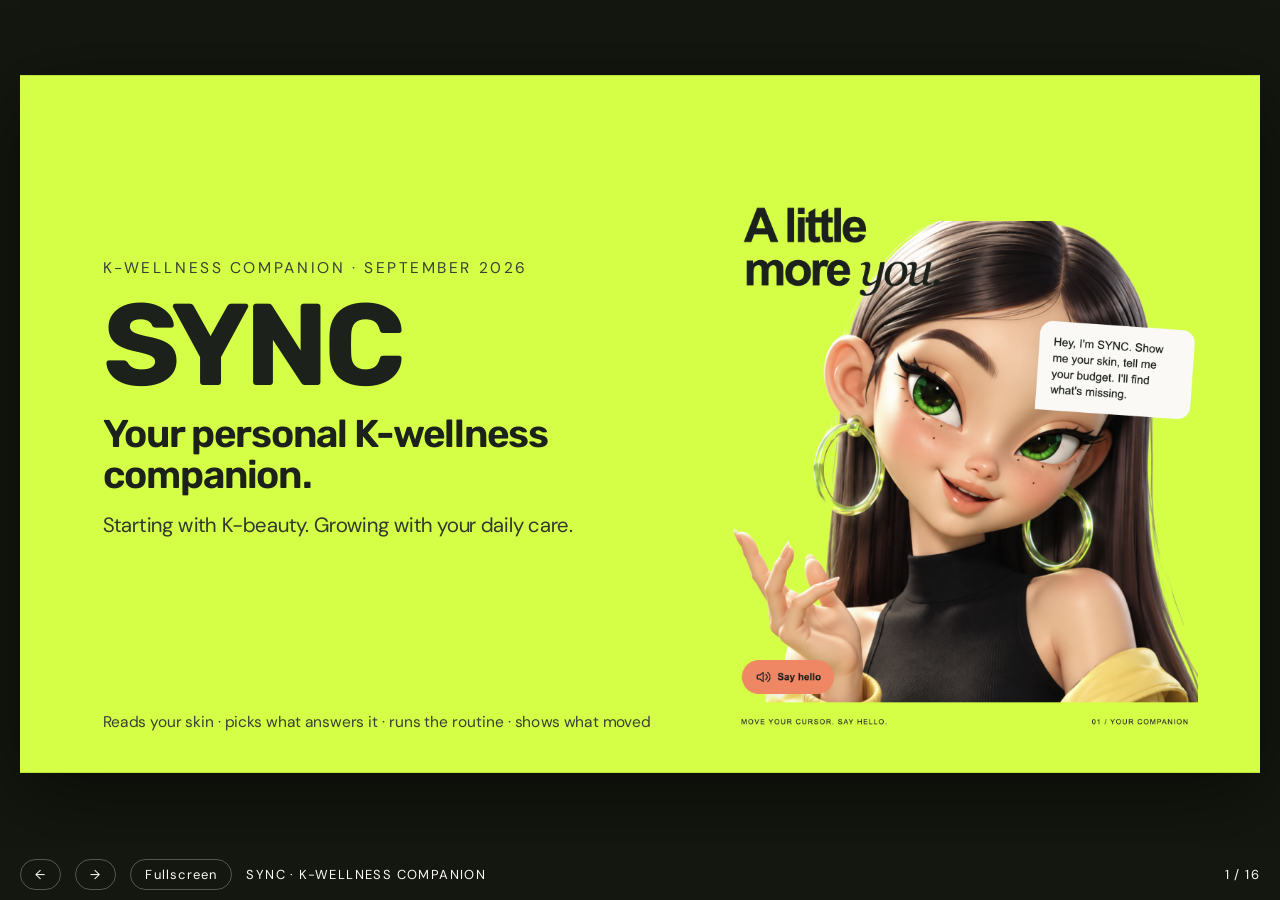
<file: deck/index.html>
<!doctype html>
<html lang="en"><head><meta charset="utf-8"><meta name="viewport" content="width=device-width, initial-scale=1">
<title>SYNC — K-wellness Companion</title>
<meta name="description" content="SYNC reads your skin, picks the K-beauty products that answer it, runs the routine, and shows what moved.">
<link rel="preconnect" href="https://fonts.googleapis.com">
<link href="https://fonts.googleapis.com/css2?family=Rubik:wght@400;500;600;700&family=DM+Sans:wght@400;500;700&display=swap" rel="stylesheet">
<style>
  * { box-sizing: border-box }
  html, body { margin:0; height:100%; background:#14170f; font-family:'DM Sans', Arial, sans-serif; overflow:hidden }
  #stage { position:fixed; left:0; right:0; top:0; bottom:52px; overflow:hidden }
  #canvas { position:absolute; left:50%; top:50%; width:1920px; height:1080px; transform-origin:center center; box-shadow:0 30px 120px #0008 }
  .sl { position:absolute; left:0; top:0; width:1920px; height:1080px; display:none }
  .sl.on { display:block }
  .sl > section { position:absolute; left:0; top:0; width:1920px; height:1080px; overflow:hidden }
  .sl .fit { position:absolute; left:0; top:0; width:1920px; height:1080px; transform-origin:0 0 }
  .sl h1, .sl h2, .sl h3, .sl p, .sl ul, .sl ol, .sl table { margin:0 }
  .sl ul, .sl ol { padding-left:28px }
  .sl table { border-collapse:collapse; width:100% }
  .sl td, .sl th { border-bottom:1px solid #00000018 }
  .sl aside { display:none }
  #bar { position:fixed; left:0; right:0; bottom:0; height:52px; display:flex; align-items:center; gap:14px;
         padding:0 20px; color:#faf9f6; font-size:13px; letter-spacing:1.4px; text-transform:uppercase; background:#14170f }
  #bar button { background:none; border:1px solid #ffffff44; color:#faf9f6; border-radius:30px; padding:6px 14px; font:inherit; letter-spacing:1.2px; cursor:pointer }
  #bar button:hover { background:#ffffff1a }
  #count { margin-left:auto; font-variant-numeric:tabular-nums }
</style>
</head><body>
<div id="stage"><div id="canvas">
<div class="sl"><section style="background:#d5ff46"><div class="fit" style="background:#d5ff46">
  
  <div id="a17ffb90" style="position:absolute; top:282px; left:128px; width:892px; height:484px; display:flex; flex-direction:column; gap:24px">
    <p style="font-family:'DM Sans', Arial, sans-serif; font-size:24px; letter-spacing:4px; text-transform:uppercase; color:#3a4034">K-wellness companion · September 2026</p>
    <h1 style="font-family:Rubik, Arial, sans-serif; font-size:180px; font-weight:700; line-height:0.9; letter-spacing:-8px; color:#1c211b">SYNC</h1>
    <h2 style="width:760px; font-family:Rubik, Arial, sans-serif; font-size:60px; font-weight:600; line-height:1.06; letter-spacing:-2px; color:#1c211b">Your personal K-wellness companion.</h2>
    <p style="width:740px; font-family:'DM Sans', Arial, sans-serif; font-size:32px; line-height:1.4; color:#33392d">Starting with K-beauty. Growing with your daily care.</p>
  </div>
  <img src="hero.png" alt="The SYNC companion on the demo's home screen, saying: hey, I'm SYNC, show me your skin, tell me your budget, I'll find what's missing" id="b714e600" style="position:absolute; top:194px; left:1104px; width:720px; height:830px; object-fit:contain">
  <aside>The companion on the right is the live demo, not a mockup.</aside>
</div><p id="e1-1ftwghs" style="position:absolute; bottom:64px; left:128px; width:1664px; font-family:'DM Sans', Arial, sans-serif; font-size:24px; color:#3a4034">Reads your skin · picks what answers it · runs the routine · shows what moved</p></section></div>
<div class="sl"><section style="background:#faf9f6"><div class="fit" style="display:flex; flex-direction:column; gap:48px; justify-content:space-between; padding:128px 128px 160px; background:#faf9f6">
  <p style="font-family:'DM Sans', Arial, sans-serif; font-size:24px; letter-spacing:3px; text-transform:uppercase; color:#6c7266">01 · Pain point</p>
  <h2 style="width:1300px; font-family:Rubik, Arial, sans-serif; font-size:84px; font-weight:600; line-height:1.08; letter-spacing:-2px; color:#1c211b">“🤯 So many K-beauty products. Which one is right for me?”</h2>
  <div style="display:flex; flex-direction:row; gap:32px">
    <div style="display:flex; flex-direction:column; gap:12px; flex:1; padding:40px; background:#ffffff; border:1px solid #dcddd5; border-radius:20px">
      <h3 style="font-family:'DM Sans', Arial, sans-serif; font-size:24px; font-weight:700; letter-spacing:2px; text-transform:uppercase; color:#6c7266">Time</h3>
      <p style="font-family:'DM Sans', Arial, sans-serif; font-size:34px; line-height:1.3; color:#1c211b">Too many products to compare, in a category that adds more every week.</p>
    </div>
    <div style="display:flex; flex-direction:column; gap:12px; flex:1; padding:40px; background:#ffffff; border:1px solid #dcddd5; border-radius:20px">
      <h3 style="font-family:'DM Sans', Arial, sans-serif; font-size:24px; font-weight:700; letter-spacing:2px; text-transform:uppercase; color:#6c7266">Confidence</h3>
      <p style="font-family:'DM Sans', Arial, sans-serif; font-size:34px; line-height:1.3; color:#1c211b">Reviews are someone else's skin. Popularity is not a fit.</p>
    </div>
    <div style="display:flex; flex-direction:column; gap:12px; flex:1; padding:40px; background:#e9e1ff; border:1px solid #d3c7f5; border-radius:20px">
      <h3 style="font-family:'DM Sans', Arial, sans-serif; font-size:24px; font-weight:700; letter-spacing:2px; text-transform:uppercase; color:#4a3f73">Who</h3>
      <p style="font-family:'DM Sans', Arial, sans-serif; font-size:34px; line-height:1.3; color:#1c211b">Global K-beauty shoppers who already buy, and want help choosing.</p>
    </div>
  </div>
  
</div><p style="position:absolute; bottom:64px; left:128px; width:1664px; font-family:'DM Sans', Arial, sans-serif; font-size:24px; color:#82877c">SYNC · K-wellness companion · 02 / 16</p></section></div>
<div class="sl"><section style="background:#faf9f6"><div class="fit" style="background:#faf9f6">
  
  <p id="7aad0b4b" style="position:absolute; top:128px; left:128px; width:1664px; font-family:'DM Sans', Arial, sans-serif; font-size:24px; letter-spacing:3px; text-transform:uppercase; color:#6c7266">02 · Problem</p>
  <h2 id="df47277a" style="position:absolute; top:207.05px; left:128px; width:1400px; font-family:Rubik, Arial, sans-serif; font-size:72px; font-weight:600; line-height:1.08; letter-spacing:-2px; color:#1c211b">💅🏻 Too many products.&nbsp;<br>Too much work to find a personal fit.</h2>
  <div id="0641ecf6" style="position:absolute; top:413px; left:128px; width:1664px; height:263px; display:flex; flex-direction:row; gap:32px">
    <div style="display:flex; flex-direction:column; gap:14px; flex:1; padding:40px; background:#ffffff; border:1px solid #dcddd5; border-radius:20px">
      <h3 style="font-family:Rubik, Arial, sans-serif; font-size:40px; font-weight:600; line-height:1.15; color:#1c211b">Product overload</h3>
      <p style="font-family:'DM Sans', Arial, sans-serif; font-size:30px; line-height:1.35; color:#474c42">Hundreds of brands, dozens of formats, a new launch every week.</p>
    </div>
    <div style="display:flex; flex-direction:column; gap:14px; flex:1; padding:40px; background:#ffffff; border:1px solid #dcddd5; border-radius:20px">
      <h3 style="font-family:Rubik, Arial, sans-serif; font-size:40px; font-weight:600; line-height:1.15; color:#1c211b">Similar promises</h3>
      <p style="font-family:'DM Sans', Arial, sans-serif; font-size:30px; line-height:1.35; color:#474c42">Every label claims the same things. Reading the ingredients is work.</p>
    </div>
    <div style="display:flex; flex-direction:column; gap:14px; flex:1; padding:40px; background:#ffffff; border:1px solid #dcddd5; border-radius:20px">
      <h3 style="font-family:Rubik, Arial, sans-serif; font-size:40px; font-weight:600; line-height:1.15; color:#1c211b">No feedback</h3>
      <p style="font-family:'DM Sans', Arial, sans-serif; font-size:30px; line-height:1.35; color:#474c42">You buy, you use it, and nothing tells you whether it worked.</p>
    </div>
  </div>
  <p id="3e183b4a" style="position:absolute; top:725px; left:128px; width:1500px; font-family:'DM Sans', Arial, sans-serif; font-size:30px; line-height:1.4; color:#474c42">The cost is not only money. It is products left unused, and no way to tell a good buy from a lucky one.</p>
</div><p id="e1-1gp23mk" style="position:absolute; bottom:64px; left:128px; width:1664px; font-family:'DM Sans', Arial, sans-serif; font-size:24px; color:#82877c">Core problem hypothesis: abundance makes choosing harder · SYNC · 03 / 16</p></section></div>
<div class="sl"><section style="background:#1c211b"><div class="fit" style="display:flex; flex-direction:column; gap:56px; padding:128px 128px 160px; background:#1c211b">
  <p style="font-family:'DM Sans', Arial, sans-serif; font-size:24px; letter-spacing:3px; text-transform:uppercase; color:#d5ff46">03 · Solution</p>
  <h2 style="width:1480px; font-family:Rubik, Arial, sans-serif; font-size:72px; font-weight:600; line-height:1.08; letter-spacing:-2px; color:#faf9f6">👾 A companion that reads, picks, runs the routine, then checks its own work.</h2>
  <div style="display:flex; flex-direction:row; gap:20px; align-items:center">
    <div style="display:flex; flex-direction:column; gap:10px; flex:1; padding:36px; background:#262c24; border:1px solid #3c4438; border-radius:20px">
      <h3 style="font-family:Rubik, Arial, sans-serif; font-size:36px; font-weight:600; color:#d5ff46">Read</h3>
      <p style="font-family:'DM Sans', Arial, sans-serif; font-size:28px; line-height:1.35; color:#d6dacf">Your face, 15 axes, region by region.</p>
    </div>
    <x-shape kind="arrow-right" style="width:56px; height:28px; background:#d5ff46"></x-shape>
    <div style="display:flex; flex-direction:column; gap:10px; flex:1; padding:36px; background:#262c24; border:1px solid #3c4438; border-radius:20px">
      <h3 style="font-family:Rubik, Arial, sans-serif; font-size:36px; font-weight:600; color:#d5ff46">Match</h3>
      <p style="font-family:'DM Sans', Arial, sans-serif; font-size:28px; line-height:1.35; color:#d6dacf">The few products that answer it, inside your budget.</p>
    </div>
    <x-shape kind="arrow-right" style="width:56px; height:28px; background:#d5ff46"></x-shape>
    <div style="display:flex; flex-direction:column; gap:10px; flex:1; padding:36px; background:#262c24; border:1px solid #3c4438; border-radius:20px">
      <h3 style="font-family:Rubik, Arial, sans-serif; font-size:36px; font-weight:600; color:#d5ff46">Run</h3>
      <p style="font-family:'DM Sans', Arial, sans-serif; font-size:28px; line-height:1.35; color:#d6dacf">Morning and night, ticked off as you go.</p>
    </div>
    <x-shape kind="arrow-right" style="width:56px; height:28px; background:#d5ff46"></x-shape>
    <div style="display:flex; flex-direction:column; gap:10px; flex:1; padding:36px; background:#d5ff46; border:1px solid #d5ff46; border-radius:20px">
      <h3 style="font-family:Rubik, Arial, sans-serif; font-size:36px; font-weight:600; color:#1c211b">Verify</h3>
      <p style="font-family:'DM Sans', Arial, sans-serif; font-size:28px; line-height:1.35; color:#2a3125">The next read shows what moved, and what didn't.</p>
    </div>
  </div>
  <p style="width:1500px; font-family:'DM Sans', Arial, sans-serif; font-size:32px; line-height:1.4; color:#bfc5b8">The loop is the product. Matching is the first turn of it, not the whole thing.</p>
  
  <aside>Most tools stop after the match. The fourth step is what earns the daily relationship, and the data.</aside>
</div><p style="position:absolute; bottom:64px; left:128px; width:1664px; font-family:'DM Sans', Arial, sans-serif; font-size:24px; color:#8b9184">SYNC · K-wellness companion · 04 / 16</p></section></div>
<div class="sl"><section style="background:#faf9f6"><div class="fit" style="display:flex; flex-direction:column; gap:44px; padding:128px 128px 160px; background:#faf9f6">
  <p style="font-family:'DM Sans', Arial, sans-serif; font-size:24px; letter-spacing:3px; text-transform:uppercase; color:#6c7266">04 · How it works</p>
  <h2 style="width:1400px; font-family:Rubik, Arial, sans-serif; font-size:72px; font-weight:600; line-height:1.08; letter-spacing:-2px; color:#1c211b">🪞 Every pick can be traced back to your own face.</h2>
  <div style="display:flex; flex-direction:row; gap:28px">
    <div style="display:flex; flex-direction:column; gap:12px; flex:1; padding:36px; background:#ffffff; border:1px solid #dcddd5; border-radius:20px">
      <p style="font-family:'DM Sans', Arial, sans-serif; font-size:24px; letter-spacing:2px; text-transform:uppercase; color:#6c7266">The read</p>
      <h3 style="font-family:Rubik, Arial, sans-serif; font-size:44px; font-weight:600; line-height:1.1; color:#1c211b">Hydration 34</h3>
      <p style="font-family:'DM Sans', Arial, sans-serif; font-size:28px; line-height:1.35; color:#474c42">15 axes, 11 face regions, one score. Dry patches on both cheeks.</p>
    </div>
    <div style="display:flex; flex-direction:column; gap:12px; flex:1; padding:36px; background:#ffffff; border:1px solid #dcddd5; border-radius:20px">
      <p style="font-family:'DM Sans', Arial, sans-serif; font-size:24px; letter-spacing:2px; text-transform:uppercase; color:#6c7266">The evidence</p>
      <h3 style="font-family:Rubik, Arial, sans-serif; font-size:44px; font-weight:600; line-height:1.1; color:#1c211b">Panthenol, #6 of 33</h3>
      <p style="font-family:'DM Sans', Arial, sans-serif; font-size:28px; line-height:1.35; color:#474c42">Named on that product's own label, in label order. Checkable.</p>
    </div>
    <div style="display:flex; flex-direction:column; gap:12px; flex:1; padding:36px; background:#ffffff; border:1px solid #dcddd5; border-radius:20px">
      <p style="font-family:'DM Sans', Arial, sans-serif; font-size:24px; letter-spacing:2px; text-transform:uppercase; color:#6c7266">The refusal</p>
      <h3 style="font-family:Rubik, Arial, sans-serif; font-size:44px; font-weight:600; line-height:1.1; color:#1c211b">Left out, on purpose</h3>
      <p style="font-family:'DM Sans', Arial, sans-serif; font-size:28px; line-height:1.35; color:#474c42">“Barrier 47. A retinoid makes that worse before better.”</p>
    </div>
    <div style="display:flex; flex-direction:column; gap:12px; flex:1; padding:36px; background:#d5ff46; border:1px solid #c6f031; border-radius:20px">
      <p style="font-family:'DM Sans', Arial, sans-serif; font-size:24px; letter-spacing:2px; text-transform:uppercase; color:#42491f">The proof</p>
      <h3 style="font-family:Rubik, Arial, sans-serif; font-size:44px; font-weight:600; line-height:1.1; color:#1c211b">34 → 42</h3>
      <p style="font-family:'DM Sans', Arial, sans-serif; font-size:28px; line-height:1.35; color:#2a3125">Two weeks later, the same read, side by side with the last one.</p>
    </div>
  </div>
  <p style="width:1520px; font-family:'DM Sans', Arial, sans-serif; font-size:32px; line-height:1.4; color:#474c42">A retailer's scanner cannot say “don't buy this”. A companion paid to keep you can.</p>
  
</div><p style="position:absolute; bottom:64px; left:128px; width:1664px; font-family:'DM Sans', Arial, sans-serif; font-size:24px; color:#82877c">Examples are real output from the working demo · SYNC · 05 / 16</p></section></div>
<div class="sl"><section style="background:#faf9f6"><div class="fit" style="display:flex; flex-direction:column; gap:44px; padding:128px 128px 160px; background:#faf9f6">
  <p style="font-family:'DM Sans', Arial, sans-serif; font-size:24px; letter-spacing:3px; text-transform:uppercase; color:#6c7266">05 · Product demo</p>
  <h2 style="width:1400px; font-family:Rubik, Arial, sans-serif; font-size:72px; font-weight:600; line-height:1.08; letter-spacing:-2px; color:#1c211b">🌐 Built and running today, in the browser.</h2>
  <div style="display:flex; flex-direction:row; gap:32px">
    <div style="display:flex; flex-direction:column; gap:18px; flex:1; padding:44px; background:#ffffff; border:1px solid #dcddd5; border-radius:20px">
      <h3 style="font-family:'DM Sans', Arial, sans-serif; font-size:24px; font-weight:700; letter-spacing:2px; text-transform:uppercase; color:#42491f">Working today</h3>
      <ul style="font-family:'DM Sans', Arial, sans-serif; font-size:30px; line-height:1.5; color:#2a3125">
        <li>Live face read: 15 axes, 11 regions, a spoken walk-through</li>
        <li>Picks traced to the label, with what was left out and why</li>
        <li>Daily routine with check-offs, streak and adherence</li>
        <li>Second read shown as a change: hydration 34 → 42</li>
        <li>Talk or type to change budget, focus or what you already own</li>
      </ul>
    </div>
    <div style="display:flex; flex-direction:column; gap:18px; flex:1; padding:44px; background:#f1f2ec; border:1px solid #dcddd5; border-radius:20px">
      <h3 style="font-family:'DM Sans', Arial, sans-serif; font-size:24px; font-weight:700; letter-spacing:2px; text-transform:uppercase; color:#6c7266">Next to build</h3>
      <ul style="font-family:'DM Sans', Arial, sans-serif; font-size:30px; line-height:1.5; color:#474c42">
        <li>Cross-brand catalogue with live pricing and stock</li>
        <li>Accounts, so the memory follows you across devices</li>
        <li>Checkout handed to retail partners</li>
        <li>Outcome reports back to brands, with consent</li>
      </ul>
    </div>
  </div>
  
  <aside>Open the demo here if there is time: read, picks, the routine, then the two-week re-scan.</aside>
</div><p style="position:absolute; bottom:64px; left:128px; width:1664px; font-family:'DM Sans', Arial, sans-serif; font-size:24px; color:#82877c">Read runs on a vision model · movement between reads is shown, not predicted · SYNC · 06 / 16</p></section></div>
<div class="sl"><section style="background:#faf9f6"><div class="fit" style="display:flex; flex-direction:column; gap:44px; padding:128px 128px 160px; background:#faf9f6">
  <p style="font-family:'DM Sans', Arial, sans-serif; font-size:24px; letter-spacing:3px; text-transform:uppercase; color:#6c7266">06 · Competitive position</p>
  <h2 style="width:1420px; font-family:Rubik, Arial, sans-serif; font-size:72px; font-weight:600; line-height:1.08; letter-spacing:-2px; color:#1c211b">💃🏻 Everyone can scan a face. Almost nobody can say “buy nothing”.</h2>
  <table style="font-family:'DM Sans', Arial, sans-serif; font-size:28px; color:#1c211b">
    <tr style="background:#1c211b"><th style="padding:22px; width:22%; color:#faf9f6">Who</th><th style="padding:22px; width:40%; color:#faf9f6">Scope, as they describe it</th><th style="padding:22px; width:38%; color:#faf9f6">Where SYNC differs</th></tr>
    <tr><td style="padding:22px">SkinBliss</td><td style="padding:22px">Face scans, shelf analysis, routines, progress tracking</td><td style="padding:22px">Evidence per pick down to the ingredient's place on the label</td></tr>
    <tr style="background:#f1f2ec"><td style="padding:22px">Perfect Corp</td><td style="padding:22px">B2B skin analysis and beauty chat, sold to brands and retailers</td><td style="padding:22px">Paid by the shopper's side, so it can rule a product out</td></tr>
    <tr><td style="padding:22px">Retailer scanners</td><td style="padding:22px">Free analysis on a product page, inside one catalogue</td><td style="padding:22px">Cross-brand, and it verifies the result on the next read</td></tr>
    <tr style="background:#d5ff46"><td style="padding:22px">SYNC</td><td style="padding:22px">Read, pick, run the daily routine, verify the change</td><td style="padding:22px">The loop, not the scan, is the product</td></tr>
  </table>
  
</div><p style="position:absolute; bottom:64px; left:128px; width:1664px; font-family:'DM Sans', Arial, sans-serif; font-size:24px; color:#82877c">Provider-described capabilities from their own product pages, not independent tests · SYNC · 07 / 16</p></section></div>
<div class="sl"><section style="background:#e9e1ff"><div class="fit" style="display:flex; flex-direction:column; gap:52px; padding:128px 128px 160px; background:#e9e1ff">
  <p style="font-family:'DM Sans', Arial, sans-serif; font-size:24px; letter-spacing:3px; text-transform:uppercase; color:#4a3f73">07 · Market</p>
  <h2 style="width:1380px; font-family:Rubik, Arial, sans-serif; font-size:72px; font-weight:600; line-height:1.08; letter-spacing:-2px; color:#1c211b">💄 K-beauty demand is growing, and it is growing outside Korea.</h2>
  <div style="display:flex; flex-direction:row; gap:32px">
    <div style="display:flex; flex-direction:column; gap:10px; flex:1; padding:44px; background:#faf9f6; border-radius:20px">
      <h3 style="font-family:Rubik, Arial, sans-serif; font-size:104px; font-weight:700; line-height:1; letter-spacing:-4px; color:#1c211b">+53%</h3>
      <p style="font-family:'DM Sans', Arial, sans-serif; font-size:30px; line-height:1.3; color:#474c42">Global annual sales growth</p>
      <p style="font-family:'DM Sans', Arial, sans-serif; font-size:24px; color:#82877c">NIQ · July 2026</p>
    </div>
    <div style="display:flex; flex-direction:column; gap:10px; flex:1; padding:44px; background:#faf9f6; border-radius:20px">
      <h3 style="font-family:Rubik, Arial, sans-serif; font-size:104px; font-weight:700; line-height:1; letter-spacing:-4px; color:#1c211b">+131%</h3>
      <p style="font-family:'DM Sans', Arial, sans-serif; font-size:30px; line-height:1.3; color:#474c42">Global sales growth over two years</p>
      <p style="font-family:'DM Sans', Arial, sans-serif; font-size:24px; color:#82877c">NIQ · July 2026</p>
    </div>
    <div style="display:flex; flex-direction:column; gap:10px; flex:1; padding:44px; background:#1c211b; border-radius:20px">
      <h3 style="font-family:Rubik, Arial, sans-serif; font-size:104px; font-weight:700; line-height:1; letter-spacing:-4px; color:#d5ff46">$2B</h3>
      <p style="font-family:'DM Sans', Arial, sans-serif; font-size:30px; line-height:1.3; color:#d6dacf">US K-beauty sales</p>
      <p style="font-family:'DM Sans', Arial, sans-serif; font-size:24px; color:#8b9184">NIQ · October 2025</p>
    </div>
  </div>
  <p style="width:1520px; font-family:'DM Sans', Arial, sans-serif; font-size:32px; line-height:1.4; color:#3d3559">The opening: start where the demand already is, then keep the relationship after the purchase.</p>
  
</div><p style="position:absolute; bottom:64px; left:128px; width:1664px; font-family:'DM Sans', Arial, sans-serif; font-size:24px; color:#6a5f92">Category evidence. The US figure is a different scope and date. SYNC revenue requires validation · 08 / 16</p></section></div>
<div class="sl"><section style="background:#faf9f6"><div class="fit" style="display:flex; flex-direction:column; gap:40px; padding:128px 128px 160px; background:#faf9f6">
  <p style="font-family:'DM Sans', Arial, sans-serif; font-size:24px; letter-spacing:3px; text-transform:uppercase; color:#6c7266">08 · Why us, why now</p>
  <h2 style="width:1480px; font-family:Rubik, Arial, sans-serif; font-size:72px; font-weight:600; line-height:1.08; letter-spacing:-2px; color:#1c211b">K-beauty is how people arrive. The loop is why they stay.</h2>
  <div style="display:flex; flex-direction:row; gap:20px">
    <div style="display:flex; flex-direction:column; gap:8px; flex:1; padding:28px; background:#ffffff; border:1px solid #dcddd5; border-radius:20px">
      <p style="font-family:'DM Sans', Arial, sans-serif; font-size:24px; letter-spacing:2px; text-transform:uppercase; color:#6c7266">01 · Arrive</p>
      <h3 style="font-family:Rubik, Arial, sans-serif; font-size:32px; font-weight:600; line-height:1.12; color:#1c211b">A crowded aisle</h3>
      <p style="font-family:'DM Sans', Arial, sans-serif; font-size:24px; line-height:1.38; color:#474c42">Newcomers land on a catalogue, not a decision. The read turns 89 products into three, with the reason attached.</p>
    </div>
    <div style="display:flex; flex-direction:column; gap:8px; flex:1; padding:28px; background:#ffffff; border:1px solid #dcddd5; border-radius:20px">
      <p style="font-family:'DM Sans', Arial, sans-serif; font-size:24px; letter-spacing:2px; text-transform:uppercase; color:#6c7266">02 · Stay</p>
      <h3 style="font-family:Rubik, Arial, sans-serif; font-size:32px; font-weight:600; line-height:1.12; color:#1c211b">A habit, not a scan</h3>
      <p style="font-family:'DM Sans', Arial, sans-serif; font-size:24px; line-height:1.38; color:#474c42">Daily check-offs and the next read are the reason to open it again. That is where the memory comes from.</p>
    </div>
    <div style="display:flex; flex-direction:column; gap:8px; flex:1; padding:28px; background:#e9e1ff; border:1px solid #d3c7f5; border-radius:20px">
      <p style="font-family:'DM Sans', Arial, sans-serif; font-size:24px; letter-spacing:2px; text-transform:uppercase; color:#4a3f73">03 · The question</p>
      <h3 style="font-family:Rubik, Arial, sans-serif; font-size:32px; font-weight:600; line-height:1.12; color:#1c211b">Kept, but unchanged</h3>
      <p style="font-family:'DM Sans', Arial, sans-serif; font-size:24px; line-height:1.38; color:#3d3559">Then it is not the product. It is sleep, water, food — and we hold both halves of that sentence.</p>
    </div>
    <div style="display:flex; flex-direction:column; gap:8px; flex:1; padding:28px; background:#d5ff46; border:1px solid #c6f031; border-radius:20px">
      <p style="font-family:'DM Sans', Arial, sans-serif; font-size:24px; letter-spacing:2px; text-transform:uppercase; color:#42491f">04 · Expand</p>
      <h3 style="font-family:Rubik, Arial, sans-serif; font-size:32px; font-weight:600; line-height:1.12; color:#1c211b">Same loop, new inputs</h3>
      <p style="font-family:'DM Sans', Arial, sans-serif; font-size:24px; line-height:1.38; color:#2a3125">K-wellness is not a market we announce. It is the next question our own data already asks.</p>
    </div>
  </div>
  
  <aside>The line to say over the cards: a growing market lifts every competitor in it — the loop is ours. The read gets people in, the routine keeps them, and the second read earns the right to ask about the rest of their day. Then: the market growing is a tailwind for every competitor too. Our claim is narrower — we are the only one who sees the routine and the result, so we are the only one who can say when the problem stopped being a product.</aside>
</div><p style="position:absolute; bottom:64px; left:128px; width:1664px; font-family:'DM Sans', Arial, sans-serif; font-size:24px; color:#82877c">An arc, not a roadmap: each step only opens once the one before it works · SYNC · 09 / 16</p></section></div>
<div class="sl"><section style="background:#faf9f6"><div class="fit" style="display:flex; flex-direction:column; gap:44px; padding:128px 128px 160px; background:#faf9f6">
  <p style="font-family:'DM Sans', Arial, sans-serif; font-size:24px; letter-spacing:3px; text-transform:uppercase; color:#6c7266">09 · Business model</p>
  <h2 style="width:1400px; font-family:Rubik, Arial, sans-serif; font-size:72px; font-weight:600; line-height:1.08; letter-spacing:-2px; color:#1c211b">💸 Free to use. Paid when a pick is worth buying.</h2>
  <div style="display:flex; flex-direction:row; gap:32px">
    <div style="display:flex; flex-direction:column; gap:14px; flex:1; padding:40px; background:#ffffff; border:1px solid #dcddd5; border-radius:20px">
      <h3 style="font-family:Rubik, Arial, sans-serif; font-size:40px; font-weight:600; color:#1c211b">Free companion</h3>
      <p style="font-family:'DM Sans', Arial, sans-serif; font-size:30px; line-height:1.35; color:#474c42">Reads, routine and daily check-ins cost nothing. Retail partners hold stock, delivery and returns.</p>
    </div>
    <div style="display:flex; flex-direction:column; gap:14px; flex:1; padding:40px; background:#d5ff46; border:1px solid #c6f031; border-radius:20px">
      <h3 style="font-family:Rubik, Arial, sans-serif; font-size:40px; font-weight:600; color:#1c211b">Commission on a sale</h3>
      <p style="font-family:'DM Sans', Arial, sans-serif; font-size:30px; line-height:1.35; color:#2a3125">$45 order × 8% = $3.60 gross. Three orders a year is $10.80 a buyer.</p>
    </div>
    <div style="display:flex; flex-direction:column; gap:14px; flex:1; padding:40px; background:#ffffff; border:1px solid #dcddd5; border-radius:20px">
      <h3 style="font-family:Rubik, Arial, sans-serif; font-size:40px; font-weight:600; color:#1c211b">Later: outcome reports</h3>
      <p style="font-family:'DM Sans', Arial, sans-serif; font-size:30px; line-height:1.35; color:#474c42">With consent, brands learn what people kept using and what changed. Nobody else has that.</p>
    </div>
  </div>
  <p style="width:1520px; font-family:'DM Sans', Arial, sans-serif; font-size:32px; line-height:1.4; color:#474c42">The honest constraint: at $10.80 a buyer a year, acquisition has to stay cheap. That is why the pilot runs on creator links and why the routine, not the scan, is the hook.</p>
  
</div><p style="position:absolute; bottom:64px; left:128px; width:1664px; font-family:'DM Sans', Arial, sans-serif; font-size:24px; color:#82877c">Commission rate is an assumption, not a signed rate · SYNC · 10 / 16</p></section></div>
<div class="sl"><section style="background:#FAF9F6"><div class="fit" style="background:#FAF9F6; color:#1C211B; font-family:'DM Sans', Arial, sans-serif; padding:128px 128px 160px; display:flex; flex-direction:column; gap:40px">
  <p style="font-size:24px; letter-spacing:3px; text-transform:uppercase; color:#6C7266">10 · Financial scenarios</p>
  <h2 style="font-family:'Rubik', Arial, sans-serif; font-size:72px; font-weight:600; letter-spacing:-2px; line-height:1.08; width:1400px">What it takes for the commission to matter.</h2>
  <table style="font-family:'DM Sans', Arial, sans-serif; font-size:32px; color:#1C211B">
    <tr style="background:#1C211B">
      <th style="width:34%; color:#FAF9F6; text-align:left; padding:24px">Annual buyers</th>
      <th style="width:33%; color:#FAF9F6; text-align:right">Annual GMV</th>
      <th style="width:33%; color:#FAF9F6; text-align:right">Gross commission</th>
    </tr>
    <tr><td style="text-align:left">10,000</td><td style="text-align:right">$1.35M</td><td style="text-align:right">$108K</td></tr>
    <tr style="background:#F1F2EC"><td style="text-align:left">100,000</td><td style="text-align:right">$13.5M</td><td style="text-align:right">$1.08M</td></tr>
    <tr style="background:#D5FF46"><td style="text-align:left">1,000,000</td><td style="text-align:right">$135M</td><td style="text-align:right">$10.8M</td></tr>
  </table>
  <p style="font-size:30px; line-height:1.4; color:#474C42; width:1520px">Assumptions: 3 orders per buyer per year, $45 an order, 8% commission. $10.80 gross per buyer per year, before every cost.</p>
  
</div><p style="position:absolute; left:128px; bottom:64px; width:1664px; font-size:24px; color:#82877C">Sensitivity scenarios only. No buyer count here is a forecast or current traction · SYNC · 11 / 16</p></section></div>
<div class="sl"><section style="background:#faf9f6"><div class="fit" style="display:flex; flex-direction:column; gap:40px; padding:128px 128px 160px; background:#faf9f6">
  <p style="font-family:'DM Sans', Arial, sans-serif; font-size:24px; letter-spacing:3px; text-transform:uppercase; color:#6c7266">11 · Impact</p>
  <h2 style="width:1560px; font-family:Rubik, Arial, sans-serif; font-size:72px; font-weight:600; line-height:1.08; letter-spacing:-2px; color:#1c211b">The waste isn't the money. It's the half-used bottles.</h2>
  <div style="display:flex; flex-direction:row; gap:28px">
    <div style="display:flex; flex-direction:column; gap:8px; flex:1; padding:36px; background:#ffffff; border:1px solid #dcddd5; border-radius:20px">
      <h3 style="font-family:Rubik, Arial, sans-serif; font-size:88px; font-weight:700; letter-spacing:-3px; line-height:1; color:#1c211b">49%</h3>
      <p style="font-family:'DM Sans', Arial, sans-serif; font-size:28px; line-height:1.3; color:#474c42">own skincare left unopened for over a year</p>
      <p style="font-family:'DM Sans', Arial, sans-serif; font-size:22px; color:#82877c">HK Consumer Council survey</p>
    </div>
    <div style="display:flex; flex-direction:column; gap:8px; flex:1; padding:36px; background:#ffffff; border:1px solid #dcddd5; border-radius:20px">
      <h3 style="font-family:Rubik, Arial, sans-serif; font-size:88px; font-weight:700; letter-spacing:-3px; line-height:1; color:#1c211b">27%</h3>
      <p style="font-family:'DM Sans', Arial, sans-serif; font-size:28px; line-height:1.3; color:#474c42">abandon a product because it wasn't right for their skin</p>
      <p style="font-family:'DM Sans', Arial, sans-serif; font-size:22px; color:#82877c">The Body Shop, 2,000 UK adults</p>
    </div>
    <div style="display:flex; flex-direction:column; gap:8px; flex:1; padding:36px; background:#d5ff46; border:1px solid #c6f031; border-radius:20px">
      <h3 style="font-family:Rubik, Arial, sans-serif; font-size:88px; font-weight:700; letter-spacing:-3px; line-height:1; color:#1c211b">£1bn</h3>
      <p style="font-family:'DM Sans', Arial, sans-serif; font-size:28px; line-height:1.3; color:#2a3125">of skincare sitting unused in UK homes alone</p>
      <p style="font-family:'DM Sans', Arial, sans-serif; font-size:22px; color:#42491f">The Body Shop, 2022</p>
    </div>
  </div>
  <div style="display:flex; flex-direction:row; gap:28px">
    <div style="display:flex; flex-direction:column; gap:12px; flex:1; padding:36px; background:#1c211b; border-radius:20px">
      <h3 style="font-family:'DM Sans', Arial, sans-serif; font-size:24px; font-weight:700; letter-spacing:2px; text-transform:uppercase; color:#d5ff46">For the person</h3>
      <p style="font-family:'DM Sans', Arial, sans-serif; font-size:28px; line-height:1.35; color:#d6dacf">Buy less, use it, find out whether it worked. The number we hold ourselves to is products still in use at 60 days.</p>
    </div>
    <div style="display:flex; flex-direction:column; gap:12px; flex:1; padding:36px; background:#ffffff; border:1px solid #dcddd5; border-radius:20px">
      <h3 style="font-family:'DM Sans', Arial, sans-serif; font-size:24px; font-weight:700; letter-spacing:2px; text-transform:uppercase; color:#6c7266">For the category</h3>
      <p style="font-family:'DM Sans', Arial, sans-serif; font-size:28px; line-height:1.35; color:#474c42">The first honest feedback loop: what people kept using, and what moved. Brands price and launch without it today.</p>
    </div>
    <div style="display:flex; flex-direction:column; gap:12px; flex:1; padding:36px; background:#e9e1ff; border:1px solid #d3c7f5; border-radius:20px">
      <h3 style="font-family:'DM Sans', Arial, sans-serif; font-size:24px; font-weight:700; letter-spacing:2px; text-transform:uppercase; color:#4a3f73">For the market</h3>
      <p style="font-family:'DM Sans', Arial, sans-serif; font-size:28px; line-height:1.35; color:#3d3559">People who would have bounced off a catalogue start a routine instead — and the same loop carries them from K-beauty into the rest of their care.</p>
    </div>
  </div>
  
  <aside>People are not short of products, they are short of a reason to trust one. Fewer, kept and checked is the impact for the person; the feedback loop is the impact for everyone else; and it is also how the K-beauty entry point turns into daily K-wellness.</aside>
</div><p style="position:absolute; bottom:64px; left:128px; width:1664px; font-family:'DM Sans', Arial, sans-serif; font-size:24px; color:#82877c">Category surveys, not SYNC results. Our own outcomes are still to be measured in the pilot · SYNC · 12 / 16</p></section></div>
<div class="sl"><section style="background:#faf9f6"><div class="fit" style="display:flex; flex-direction:column; gap:44px; padding:128px 128px 160px; background:#faf9f6">
  <p style="font-family:'DM Sans', Arial, sans-serif; font-size:24px; letter-spacing:3px; text-transform:uppercase; color:#6c7266">12 · Validation plan</p>
  <h2 style="width:1400px; font-family:Rubik, Arial, sans-serif; font-size:72px; font-weight:600; line-height:1.08; letter-spacing:-2px; color:#1c211b">What we run next, and what would stop us.</h2>
  <div style="display:flex; flex-direction:row; gap:32px">
    <div style="display:flex; flex-direction:column; gap:14px; flex:1; padding:40px; background:#ffffff; border:1px solid #dcddd5; border-radius:20px">
      <h3 style="font-family:Rubik, Arial, sans-serif; font-size:40px; font-weight:600; color:#1c211b">15 interviews</h3>
      <p style="font-family:'DM Sans', Arial, sans-serif; font-size:30px; line-height:1.35; color:#474c42">Walk through a real recent purchase. What was decided, and on what.</p>
    </div>
    <div style="display:flex; flex-direction:column; gap:14px; flex:1; padding:40px; background:#ffffff; border:1px solid #dcddd5; border-radius:20px">
      <h3 style="font-family:Rubik, Arial, sans-serif; font-size:40px; font-weight:600; color:#1c211b">50-person pilot</h3>
      <p style="font-family:'DM Sans', Arial, sans-serif; font-size:30px; line-height:1.35; color:#474c42">One care goal, 30 days, two reads each. Creator links bring the first group in.</p>
    </div>
    <div style="display:flex; flex-direction:column; gap:14px; flex:1; padding:40px; background:#d5ff46; border:1px solid #c6f031; border-radius:20px">
      <h3 style="font-family:Rubik, Arial, sans-serif; font-size:40px; font-weight:600; color:#1c211b">Go / no-go</h3>
      <p style="font-family:'DM Sans', Arial, sans-serif; font-size:30px; line-height:1.35; color:#2a3125">Return visits in week three, half the routine still used, read cost under a dollar.</p>
    </div>
  </div>
  <p style="width:1520px; font-family:'DM Sans', Arial, sans-serif; font-size:32px; line-height:1.4; color:#474c42">The number that decides it is not the scan. It is whether anyone comes back for the second read.</p>
  
</div><p style="position:absolute; bottom:64px; left:128px; width:1664px; font-family:'DM Sans', Arial, sans-serif; font-size:24px; color:#82877c">Proposed US pilot: one care goal, 30–50 reviewed SKUs. No results yet · SYNC · 13 / 16</p></section></div>
<div class="sl"><section style="background:#faf9f6"><div class="fit" style="background:#faf9f6">
  
  <p id="8ef165b6" style="position:absolute; top:128px; left:128px; width:1664px; font-family:'DM Sans', Arial, sans-serif; font-size:24px; letter-spacing:3px; text-transform:uppercase; color:#6c7266">13 · Team</p>
  <h2 id="fd93f6c6" style="position:absolute; top:206px; left:128px; width:1420px; font-family:Rubik, Arial, sans-serif; font-size:72px; font-weight:600; line-height:1.08; letter-spacing:-2px; color:#1c211b">👩🏻‍💻 Solo founder, building with agents.&nbsp;<br></h2>
  <p id="79b1140d" style="position:absolute; top:741.5px; left:128.01px; width:1520px; font-family:'DM Sans', Arial, sans-serif; font-size:32px; line-height:1.4; color:#474c42">Small team is the point: the loop was designed and built by the same person who will run the pilot.</p>
  <div id="323e6130" style="position:absolute; top:50%; left:128px; width:573px; height:315px; display:flex; flex-direction:column; gap:14px; padding:44px; background:#1c211b; border-radius:20px; transform:translateY(-50%)">
    <h3 style="font-family:Rubik, Arial, sans-serif; font-size:44px; font-weight:600; color:#d5ff46">👩‍💻 Sohyun Yim</h3>
    <p style="font-family:'DM Sans', Arial, sans-serif; font-size:30px; line-height:1.4; color:#d6dacf">Concept, design and build. Every surface in this deck was made in-house, not commissioned.</p>
  </div>
  <div id="061098ed" style="position:absolute; top:382.5px; right:127.99px; width:1059px; height:315px; display:flex; flex-direction:column; gap:18px; padding:44px; background:#ffffff; border:1px solid #dcddd5; border-radius:20px">
    <h3 style="font-family:'DM Sans', Arial, sans-serif; font-size:24px; font-weight:700; letter-spacing:2px; text-transform:uppercase; color:#6c7266">How the work gets done</h3>
    <ul style="font-family:'DM Sans', Arial, sans-serif; font-size:30px; line-height:1.5; color:#474c42">
      <li>One person sets the direction; agents do the volume</li>
      <li>A read, a catalogue and a daily loop, in five months</li>
      <li>Every fix ships the same day it is found</li>
      <li>Trying something costs near nothing, which is what a 50-person pilot needs</li>
    </ul>
  </div>
</div><p id="e1-1982ado" style="position:absolute; bottom:71.55px; left:50%; width:1664px; font-family:'DM Sans', Arial, sans-serif; font-size:24px; color:#82877c; transform:translateX(-50%)">SYNC · K-wellness companion · 14 / 16</p></section></div>
<div class="sl"><section style="background:#1c211b"><div class="fit" style="display:flex; flex-direction:column; gap:48px; justify-content:space-between; padding:128px 128px 160px; background:#1c211b">
  <p style="font-family:'DM Sans', Arial, sans-serif; font-size:24px; letter-spacing:3px; text-transform:uppercase; color:#d5ff46">14 · Vision</p>
  <h2 style="width:1552px; font-family:Rubik, Arial, sans-serif; font-size:96px; font-weight:600; line-height:1.05; letter-spacing:-3px; color:#faf9f6">🚀 Starts with K-beauty. Grows into the K-WELLNESS you do every day.</h2>
  <div style="display:flex; flex-direction:row; gap:18px; align-items:center">
    <div style="display:flex; flex-direction:column; gap:8px; flex:1; padding:32px; background:#262c24; border-radius:16px">
      <h3 style="font-family:'DM Sans', Arial, sans-serif; font-size:30px; font-weight:600; color:#faf9f6">Skin</h3>
      <p style="font-family:'DM Sans', Arial, sans-serif; font-size:26px; line-height:1.3; color:#aeb5a6">Today</p>
    </div>
    <x-shape kind="arrow-right" style="width:44px; height:22px; background:#d5ff46"></x-shape>
    <div style="display:flex; flex-direction:column; gap:8px; flex:1; padding:32px; background:#262c24; border-radius:16px">
      <h3 style="font-family:'DM Sans', Arial, sans-serif; font-size:30px; font-weight:600; color:#faf9f6">Body and scalp</h3>
      <p style="font-family:'DM Sans', Arial, sans-serif; font-size:26px; line-height:1.3; color:#aeb5a6">Same loop, more surfaces</p>
    </div>
    <x-shape kind="arrow-right" style="width:44px; height:22px; background:#d5ff46"></x-shape>
    <div style="display:flex; flex-direction:column; gap:8px; flex:1; padding:32px; background:#262c24; border-radius:16px">
      <h3 style="font-family:'DM Sans', Arial, sans-serif; font-size:30px; font-weight:600; color:#faf9f6">Sleep, food, movement</h3>
      <p style="font-family:'DM Sans', Arial, sans-serif; font-size:26px; line-height:1.3; color:#aeb5a6">What the skin was telling you about</p>
    </div>
    <x-shape kind="arrow-right" style="width:44px; height:22px; background:#d5ff46"></x-shape>
    <div style="display:flex; flex-direction:column; gap:8px; flex:1; padding:32px; background:#d5ff46; border-radius:16px">
      <h3 style="font-family:'DM Sans', Arial, sans-serif; font-size:30px; font-weight:600; color:#1c211b">In a room</h3>
      <p style="font-family:'DM Sans', Arial, sans-serif; font-size:26px; line-height:1.3; color:#2a3125">The mirror knows you before you speak</p>
    </div>
  </div>
  <p style="width:1520px; font-family:'DM Sans', Arial, sans-serif; font-size:34px; line-height:1.4; color:#bfc5b8">The loop asks the next question for us: routine kept, skin unchanged — then it isn't the product, it's sleep, water, food.</p>
  
</div><p style="position:absolute; bottom:64px; left:128px; width:1664px; font-family:'DM Sans', Arial, sans-serif; font-size:24px; color:#8b9184">Proposed direction · SYNC · 15 / 16</p></section></div>
<div class="sl"><section style="background:#F1F2EC"><div class="fit" style="background:#F1F2EC; color:#1C211B; font-family:'DM Sans', Arial, sans-serif; padding:128px 128px 160px; display:flex; flex-direction:column; gap:40px">
  <p style="font-size:24px; letter-spacing:3px; text-transform:uppercase; color:#6C7266">15 · Sources and assumptions</p>
  <h2 style="font-family:'Rubik', Arial, sans-serif; font-size:64px; font-weight:600; letter-spacing:-2px; line-height:1.1; width:1400px">Where each number comes from, and what it does not prove.</h2>
  <table style="font-family:'DM Sans', Arial, sans-serif; font-size:26px; color:#1C211B">
    <tr style="background:#1C211B">
      <th style="width:16%; color:#FAF9F6; text-align:left; padding:20px">Slide</th>
      <th style="width:34%; color:#FAF9F6; text-align:left">Source</th>
      <th style="width:50%; color:#FAF9F6; text-align:left">What it covers</th>
    </tr>
    <tr><td style="text-align:left">Market</td><td>NIQ · Global K-beauty release · July 2026</td><td>Global sales growth. Different scope and date from the US figure.</td></tr>
    <tr style="background:#FAF9F6"><td style="text-align:left">Market</td><td>NIQ · US K-beauty report · October 2025</td><td>US category sales. Category size, not an addressable market for SYNC.</td></tr>
    <tr><td style="text-align:left">Competition</td><td>SkinBliss, Perfect Corp · official product pages</td><td>Provider-described capability. Not independent performance tests.</td></tr>
    <tr style="background:#FAF9F6"><td style="text-align:left">Product</td><td>SYNC demo · September 2026</td><td>Read, picks, routine and read-to-read change, all running. The two-week re-scan in the demo is simulated and labelled.</td></tr>
    <tr><td style="text-align:left">Catalogue</td><td>Olive Young Global · crawled 13 April 2026</td><td>89 products: price, volume, full ingredient list, usage. Prices are that day's snapshot.</td></tr>
    <tr style="background:#FAF9F6"><td style="text-align:left">Model</td><td>SYNC assumptions</td><td>$45 order, 8% commission, 3 orders a year. No signed retail agreement yet.</td></tr>
  </table>
  
</div><p style="position:absolute; left:128px; bottom:64px; width:1664px; font-size:24px; color:#82877C">SYNC · K-wellness companion · 16 / 16</p></section></div>
</div></div>
<div id="bar">
  <button id="prev">&#8592;</button>
  <button id="next">&#8594;</button>
  <button id="full">Fullscreen</button>
  <span>SYNC &middot; K-wellness companion</span>
  <span id="count"></span>
</div>
<script>
  var slides = [].slice.call(document.querySelectorAll('.sl'));
  var i = 0;
  function fit() {
    var s = Math.min((innerWidth - 40) / 1920, (innerHeight - 52 - 40) / 1080);
    document.getElementById('canvas').style.transform = 'translate(-50%, -50%) scale(' + s + ')';
  }
  function show(n) {
    i = Math.max(0, Math.min(slides.length - 1, n));
    slides.forEach(function (s, k) { s.classList.toggle('on', k === i); });
    document.getElementById('count').textContent = (i + 1) + ' / ' + slides.length;
    history.replaceState(null, '', '#' + (i + 1));
  }
  addEventListener('resize', fit);
  addEventListener('keydown', function (e) {
    if (e.key === 'ArrowRight' || e.key === ' ' || e.key === 'PageDown') show(i + 1);
    if (e.key === 'ArrowLeft' || e.key === 'PageUp') show(i - 1);
    if (e.key === 'Home') show(0);
    if (e.key === 'End') show(slides.length - 1);
    if (e.key === 'f') document.documentElement.requestFullscreen();
  });
  document.getElementById('prev').onclick = function () { show(i - 1); };
  document.getElementById('next').onclick = function () { show(i + 1); };
  document.getElementById('full').onclick = function () { document.documentElement.requestFullscreen(); };
  document.getElementById('stage').onclick = function (e) { show(i + (e.clientX > innerWidth / 2 ? 1 : -1)); };
  // the deck viewer shrinks an over-full slide; do the same here, keeping the footer line where it belongs
  function autofit() {
    slides.forEach(function (sl) {
      var was = sl.classList.contains('on'); sl.classList.add('on');
      var box = sl.querySelector('.fit');
      box.style.transform = '';
      var kids = [].slice.call(box.children);
      var flow = kids.filter(function (c) { return c.tagName !== 'ASIDE' && getComputedStyle(c).position !== 'absolute'; });
      var bottom = 0; flow.forEach(function (c) { bottom = Math.max(bottom, c.offsetTop + c.offsetHeight); });
      var need = bottom + parseFloat(getComputedStyle(box).paddingBottom || 0);
      if (need > 960) box.style.transform = 'scale(' + (960 / need).toFixed(4) + ')';
      if (!was) sl.classList.remove('on');
    });
  }
  fit(); autofit();
  if (document.fonts && document.fonts.ready) document.fonts.ready.then(autofit);
  show((parseInt((location.hash || '#1').slice(1), 10) || 1) - 1);
  window.report = function () {
    return slides.map(function (sl, i) {
      var was = sl.classList.contains('on'); sl.classList.add('on');
      var box = sl.querySelector('.fit');
      var kids = [].slice.call(box.children);
      var flow = kids.filter(function (c) { return c.tagName !== 'ASIDE' && getComputedStyle(c).position !== 'absolute'; });
      var bottom = 0; flow.forEach(function (c) { bottom = Math.max(bottom, c.offsetTop + c.offsetHeight); });
      var need = Math.round(bottom + parseFloat(getComputedStyle(box).paddingBottom || 0));
      if (!was) sl.classList.remove('on');
      return (i + 1) + ':' + box.parentElement.id + ':' + need;
    }).join(' ');
  };
</script>
</body></html>
</file>
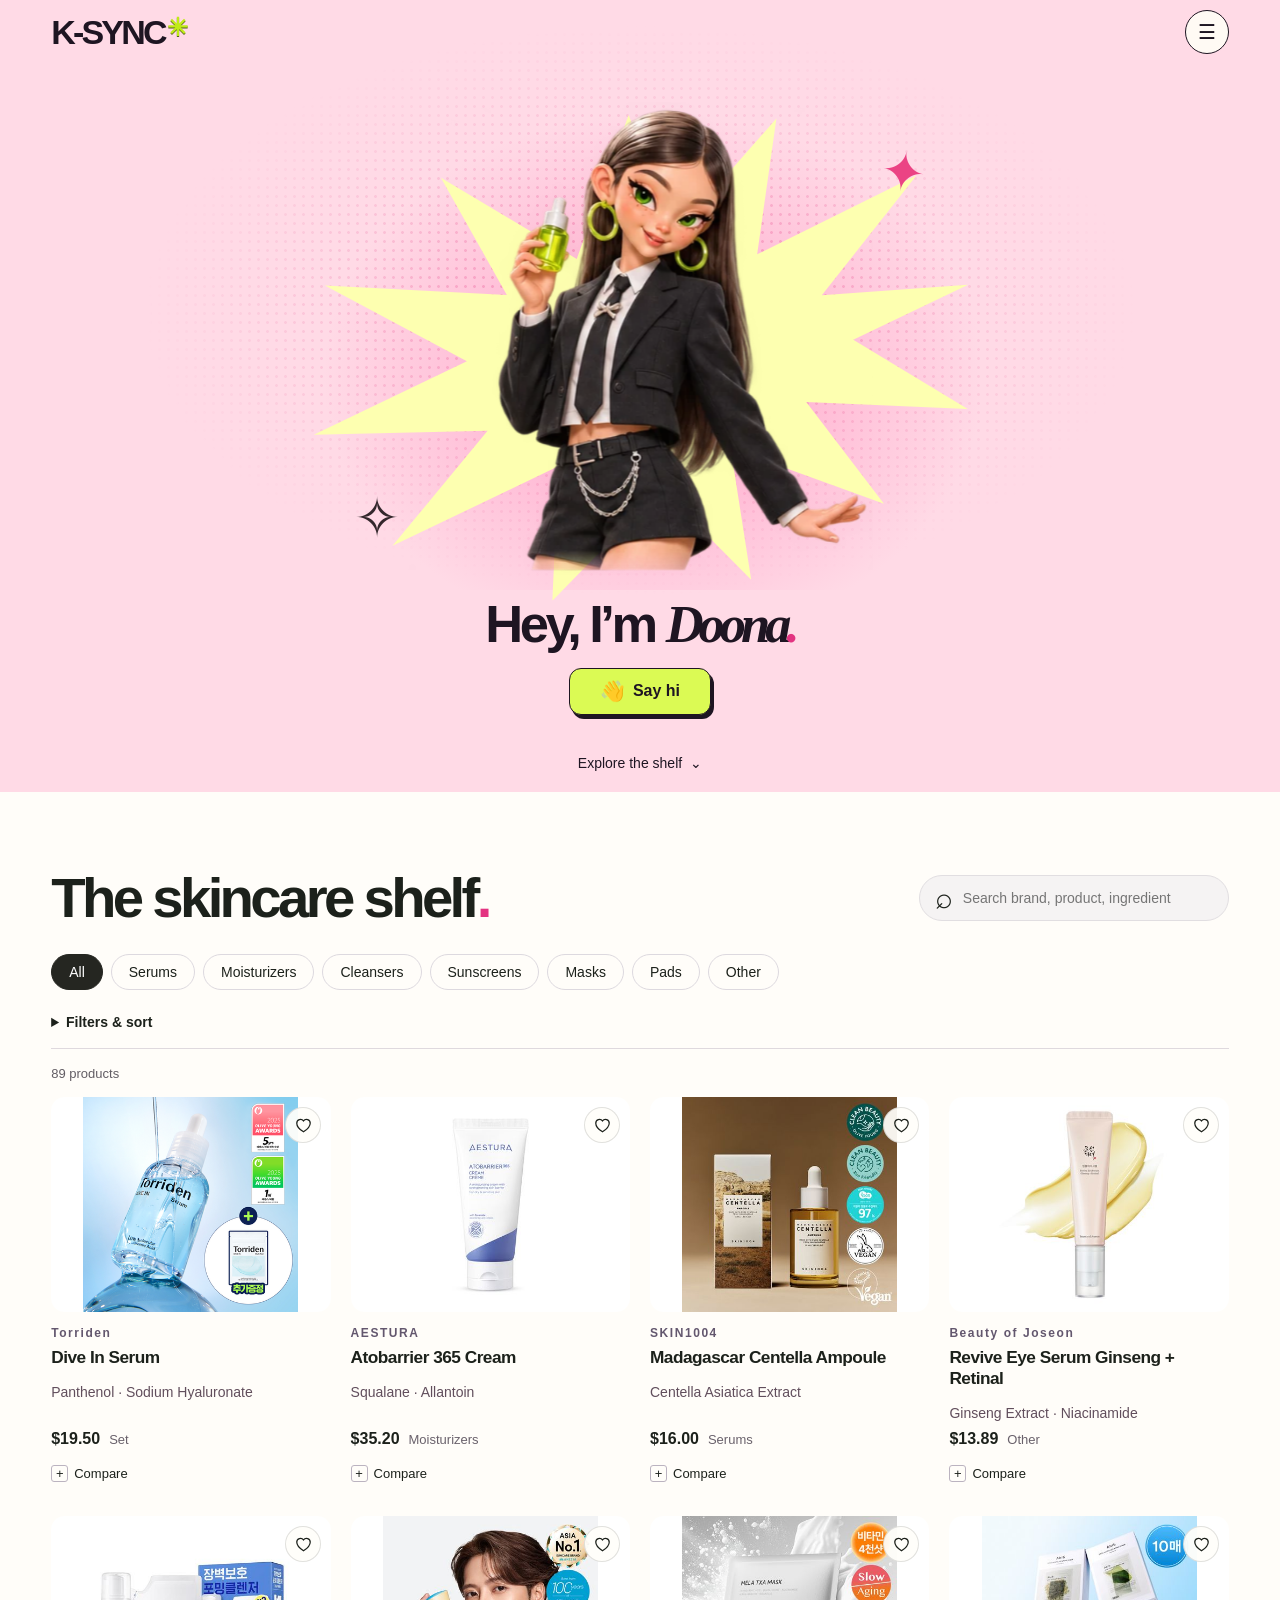
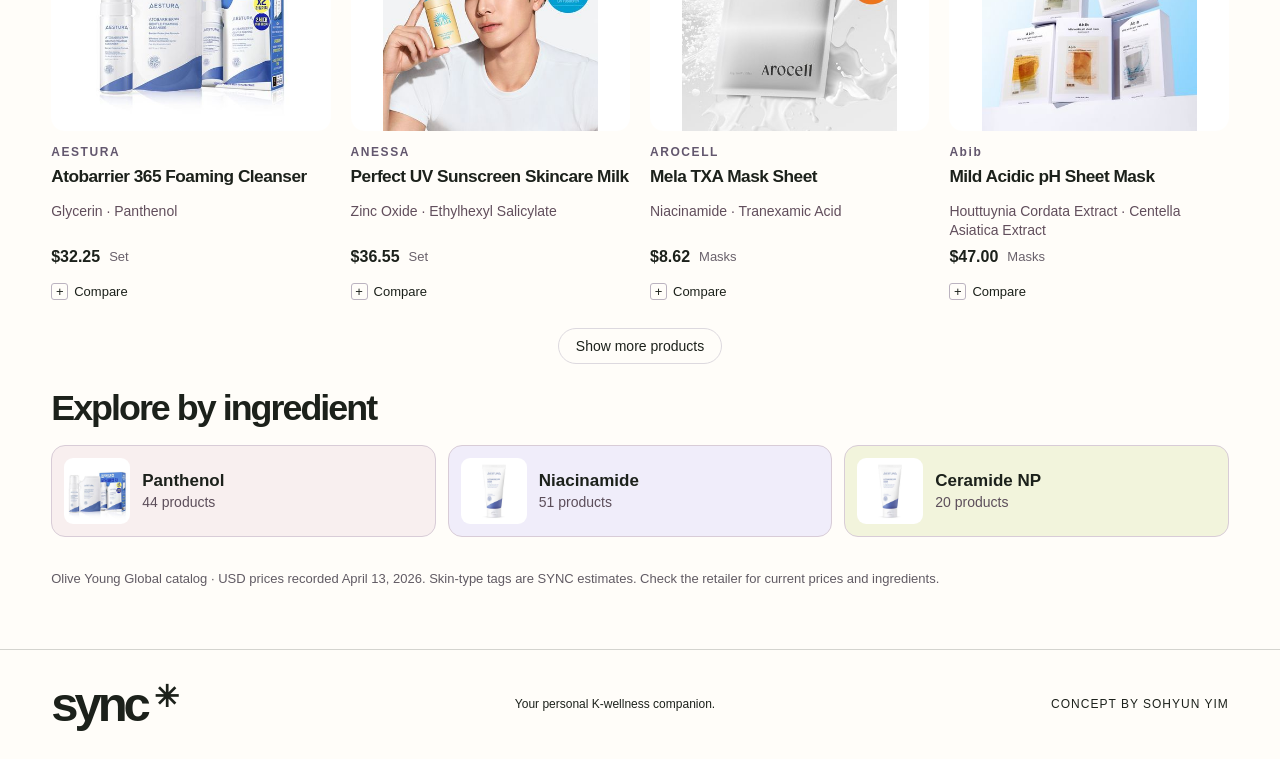
<file: web/index.html>
<!doctype html>
<html lang="en"><head><meta charset="UTF-8"><meta name="viewport" content="width=device-width, initial-scale=1"><meta name="theme-color" content="#ffe1e8"><meta name="description" content="Meet Doona, your personal K-beauty companion. Scan or choose a skin goal, meet your match, and browse the K-beauty shelf."><title>Meet Doona · K-SYNC</title><link rel="icon" type="image/svg+xml" href="data:image/svg+xml,%3Csvg xmlns='http://www.w3.org/2000/svg' viewBox='0 0 40 40'%3E%3Crect width='40' height='40' rx='12' fill='%23d5ff46'/%3E%3Ctext x='9' y='30' font-family='Arial' font-weight='bold' font-size='29'%3ES%3C/text%3E%3C/svg%3E"><link rel="preconnect" href="https://fonts.googleapis.com"><link href="https://fonts.googleapis.com/css2?family=IBM+Plex+Mono:wght@400;500&display=swap" rel="stylesheet"><link href="https://api.fontshare.com/v2/css?f[]=switzer@300,400,500&display=swap" rel="stylesheet"><link rel="stylesheet" href="style.css"><script src="app.js" defer></script><script src="mirror.js" defer></script><script src="daily.js" defer></script><link rel="stylesheet" href="edit.css"><script src="edit.js" defer></script><link rel="stylesheet" href="doona.css"><script src="avatar-pose.js" defer></script><script src="avatar-motion.js" defer></script><script src="doona.js" defer></script></head>
<body>
<header class="edit-nav"><a href="#meet" class="doona-logo" aria-label="K-SYNC home">K-SYNC<span aria-hidden="true">✳</span></a><button id="menu-toggle" aria-expanded="false" aria-controls="room-menu" aria-label="Menu"><span aria-hidden="true">☰</span></button><nav id="room-menu" aria-label="Main navigation"><a class="meet-link" href="#meet">Meet Doona</a><a href="#discover">Discover</a><a href="#studio">Routine studio</a><div class="edit-account"><button id="shelf-nav"><span aria-hidden="true">♡</span> Saved <small id="saved-count">0</small></button><button id="routine-nav">My routine <span id="count">0</span></button></div><div class="wardrobe"><div class="wardrobe-head"><span>Choose my look</span><span id="look-name" aria-live="polite">Signature</span></div><div class="wardrobe-list" role="group" aria-label="Doona’s wardrobe"><button type="button" data-look="signature" aria-label="Signature look" title="Signature" aria-pressed="true"><img alt="" src="assets/doona/signature.webp"></button><button type="button" data-look="track" aria-label="Track star look" title="Track star" aria-pressed="false"><img alt="" src="assets/doona/track.webp"></button><button type="button" data-look="silver" aria-label="Silver lining look" title="Silver lining" aria-pressed="false"><img alt="" src="assets/doona/silver.webp"></button><button type="button" data-look="denim" aria-label="Off duty look" title="Off duty" aria-pressed="false"><img alt="" src="assets/doona/denim.webp"></button><button type="button" data-look="beret" aria-label="After hours look" title="After hours" aria-pressed="false"><img alt="" src="assets/doona/beret.webp"></button></div></div><button id="motion-control" type="button">Pause motion</button></nav></header><main>
<section class="doona-hero" id="meet" data-look="signature" data-scene="hello" aria-label="Meet your K-beauty companion">
  <div class="doona-inside">
    <div class="avatar-theatre doona-stage">
      <div class="stage-grid" aria-hidden="true"></div><div class="doona-burst" aria-hidden="true"></div>
      <span aria-hidden="true" class="doona-spark spark-a">✦</span><span aria-hidden="true" class="doona-spark spark-b">✧</span>
      <button id="doona-hello" class="room-figure" aria-label="Say hi to Doona"><img id="doona-art" fetchpriority="high" alt="Doona in her signature look" src="assets/doona/signature.webp"><canvas width="640" height="640" id="doona-canvas" aria-hidden="true"></canvas></button>
      <span class="doona-dialogue" id="hello-bubble" hidden><span class="speech-dot" aria-hidden="true"></span><span id="bubble-text"></span></span>
    </div>
    <div class="doona-copy">
      <div id="room-progress" hidden><span id="room-step"></span><i></i><i></i></div>
      <h1 id="room-question" tabindex="-1">Hey, I’m <em>Doona<span>.</span></em></h1>
      <p id="room-caption" hidden></p>
      <div id="room-result"></div>
      <div id="room-choices" role="group" aria-label="Choose your reply"><button type="button" id="first-hello">Say hi</button></div>
      <button type="button" id="room-back" hidden>Back</button>
    </div>
  </div>
  <a class="shelf-jump" href="#discover">Explore the shelf <span aria-hidden="true">⌄</span></a>
</section>
<section id="discover" aria-labelledby="discover-title">
<div class="ed-head"><div><h2 id="discover-title">The skincare shelf<span>.</span></h2></div>
<label class="ed-search"><span aria-hidden="true">⌕</span><input type="search" id="edit-search" placeholder="Search brand, product, ingredient" aria-label="Search brand, product, ingredient"></label></div>
<div class="ed-cats" role="group" aria-label="Product categories"></div>
<details class="shelf-filters"><summary>Filters &amp; sort</summary><div class="ed-toolbar"><label>Skin type <select id="edit-skin"><option value="">All types</option><option value="dry">Dry</option><option value="oily">Oily</option><option value="sensitive">Sensitive</option><option value="combination_normal">Combination / normal</option></select></label>
<label>Budget <select id="edit-budget"><option value="">Any price</option><option value="20">$20 or less</option><option value="30">$30 or less</option><option value="50">$50 or less</option></select></label>
<label>Sort <select id="edit-sort"><option value="featured">Editor's edit</option><option value="low">Price: low to high</option><option value="high">Price: high to low</option><option value="brand">Brand A–Z</option></select></label>
</div></details>
<div class="ed-summary"><span id="edit-count" role="status">Loading products…</span><button id="edit-compare" hidden disabled>Compare (0/2)</button><button id="edit-reset" hidden>Clear filters</button></div><div id="edit-grid"></div><button id="edit-more" hidden>Show more products</button>
<section class="ingredient-index" aria-labelledby="ingredient-title"><h3 id="ingredient-title">Explore by ingredient</h3><div id="ingredient-links"></div></section>
<p class="ed-source">Olive Young Global catalog · USD prices recorded April 13, 2026. Skin-type tags are SYNC estimates. Check the retailer for current prices and ingredients.</p>
</section>
<div hidden id="studio" class="studio-intro"><div class="ed-kicker">ROUTINE STUDIO</div><h2>Build your routine<span>.</span></h2></div>
<section class="hero" aria-label="Personal beauty assistant">
<div class="avatar-stage" id="stage">
<div class="stage-title">A little<br>more <em>you.</em></div>
<div class="portrait-wrap" id="portrait"><img src="assets/avatar.png" alt="Doona wearing her selected look" class="avatar" fetchpriority="high"></div>
<div class="speech" id="speech" aria-live="polite">Hey, I'm Doona.<br>Let's find your kind of care.</div>
<button class="sound-button" id="sound" aria-label="Hear Doona’s greeting"><svg viewBox="0 0 24 24" aria-hidden="true"><path d="M4 9h4l5-4v14l-5-4H4zM17 8c3 2 3 6 0 8M20 5c5 4 5 10 0 14"/></svg><span>Say hello</span></button>
<button class="avatar-touch" id="avatar-touch" aria-label="Make Doona react"></button>
<div class="stage-bottom"><span>MOVE YOUR CURSOR. SAY HELLO.</span><span>01 / YOUR COMPANION</span></div>
</div>
<div class="assistant-panel">
<div class="panel-top"><span class="mini-logo">s✳</span><span>LET'S MAKE IT PERSONAL</span></div>
<h2 class="studio-title">Your skin.<br>Your routine.<br><span>Your rules.</span></h2>
<p class="lede">Keep what works. Find what fits.<br>A little guidance, every day, for the skin you already have.</p>
<div class="form-block"><label id="concern-label">What would you like to focus on?</label><div class="chips" id="concerns" role="group" aria-labelledby="concern-label"><button class="chip active" data-concern="Hydration" aria-pressed="true">Hydration</button><button class="chip" data-concern="Comfort" aria-pressed="false">Comfort</button><button class="chip" data-concern="Glow" aria-pressed="false">Glow</button></div></div>
<div class="form-block budget"><label for="budget">Your product budget <strong id="budget-value">$60</strong></label><input type="range" id="budget" min="15" max="120" step="5" value="60"><div class="range-labels"><span>$15</span><span>$120</span></div></div>
<label class="keep"><input type="checkbox" id="keep" checked><span>I already have a moisturizer</span><span class="checkmark" aria-hidden="true">✓</span></label>
<button class="primary" id="build">Find my routine <span aria-hidden="true">↗</span></button>
<button class="scan-link" id="open-scan"><svg viewBox="0 0 24 24" aria-hidden="true"><path d="M8 3H3v5m13-5h5v5M3 16v5h5m13-5v5h-5M8 10h.01M16 10h.01M8 15q4 4 8 0"/></svg>Read my skin first <span>Optional</span></button>
<p class="fine-print">Picks from 89 Olive Young Global products · prices as of Apr 13, 2026.</p>
</div>
</section>
<div class="ticker" aria-hidden="true"><span>LESS GUESSWORK</span><b>✳</b><span>MORE YOU</span><b>✳</b><span>CARE THAT FITS</span><b>✳</b><span>LESS GUESSWORK</span><b>✳</b><span>MORE YOU</span></div>
<section id="read" class="read-section" hidden aria-live="polite">
<div class="section-heading"><div><span class="eyebrow">01 / THE READ</span><h2 id="read-title">Here’s what I see.</h2></div><span class="read-flag" id="read-flag"></span></div>
<div class="read-grid">
<div class="read-face"><img id="read-frame" alt="The frame the read was taken from"><video id="read-live" class="mirrored" autoplay playsinline muted hidden></video><div class="read-labels" id="read-labels"></div></div>
<div class="read-body">
<div class="read-top"><div class="read-score" id="read-score"></div><div><p class="read-line" id="read-line"></p><p class="read-diagnosis" id="read-diagnosis"></p><span class="read-profile" id="read-profile"></span></div></div>
<div class="read-delta" id="read-delta" hidden></div><span class="eyebrow">WHAT’S ASKING</span><ul class="read-concerns" id="read-concerns"></ul>
<span class="eyebrow">ALL 15 AXES</span><div class="read-axes" id="read-axes"></div>
<div class="read-actions"><button class="primary" id="read-to-picks">See what fixes it <span>↓</span></button><button class="secondary" id="read-again">Read again</button><button class="secondary" id="read-camera-off" hidden>Camera off</button></div>
</div></div>
<p class="catalog-note">The read describes what the camera sees in this light. It isn’t a diagnosis.</p>
</section>
<section id="routine" class="routine-section" hidden aria-live="polite">
<div class="section-heading"><div><span class="eyebrow">02 / WHAT FIXES IT</span><h2>Your next good picks.</h2></div><div class="heading-actions"><button class="talk" id="walk-picks" type="button"><svg viewBox="0 0 24 24" aria-hidden="true"><path d="M4 9h4l5-4v14l-5-4H4zM17 8c3 2 3 6 0 8"/></svg><span>Walk me through these</span></button><button class="text-button" id="edit">Edit preferences ↗</button></div></div>
<div class="routine-summary" id="routine-summary"></div><div class="routine-steps" id="routine-steps"></div>
<div class="products" id="products"></div>
<div class="skipped-wrap" id="skipped-wrap" hidden><span class="eyebrow">LEFT OUT, ON PURPOSE</span><ul class="skipped" id="skipped"></ul></div>
<div class="checkout-row"><div><span class="eyebrow">SELECTED PRODUCTS</span><h3 id="total">$0</h3><p>Olive Young Global prices, Apr 13, 2026 · shipping and tax not included</p></div><button class="primary checkout" id="checkout">Review demo bag <span>↗</span></button></div>
<p class="catalog-note">Real products from Olive Young Global. Prices are a snapshot, not live. The skin read describes what the camera sees. It isn’t a diagnosis.</p>
</section>
<section id="day" class="day-section" hidden>
<div class="section-heading"><div><span class="eyebrow">03 / EVERY DAY</span><h2 id="day-count">Day 1 with SYNC</h2></div><span class="day-date" id="day-date"></span></div>
<p class="day-line" id="day-line"></p>
<div class="day-grid">
<div class="day-list" id="day-list"><div><span class="eyebrow">MORNING</span><ul id="day-am"></ul></div><div><span class="eyebrow">NIGHT</span><ul id="day-pm"></ul></div></div>
<div class="day-side"><div class="day-stats" id="day-stats"></div><div class="day-delta" id="day-delta"></div>
<div class="day-actions"><button class="primary" id="day-check">Two weeks later, re-scan <span>↗</span></button><span class="fine-print">Demo control: jumps the timeline ahead and writes a read that follows how much of the routine you ticked off.</span><button class="text-button" id="day-reset">Clear this browser's history</button></div></div>
</div>
</section>
<section class="conversation"><div><span class="eyebrow">A CONVERSATION, NOT A CHECKLIST.</span><h2>Tell me what<br>works for you.</h2></div><div class="conversation-right"><p id="reply" aria-live="polite">Talk or type. Try “Why that serum?” or “Keep it under $40.” I'll update your picks.</p><button class="talk" id="talk" type="button"><svg viewBox="0 0 24 24" aria-hidden="true"><rect x="9" y="3" width="6" height="12" rx="3"/><path d="M5 11a7 7 0 0 0 14 0M12 18v3"/></svg><span>Chat with Doona</span></button><form id="chat-form"><label class="sr-only" for="message">Tell Doona your preferences</label><input id="message" placeholder="What are you looking for?" maxlength="200" autocomplete="off"><button type="submit" aria-label="Send message">↗</button></form><div class="prompt-chips"><button data-prompt="Glow under $30">Glow under $30</button><button data-prompt="Why did you pick these?">Why did you pick these?</button><button data-prompt="I need a moisturizer">I need a moisturizer</button></div></div></section>
</main>
<footer><a href="#" class="logo">sync<span>✳</span></a><span>Your personal K-wellness companion.</span><span>CONCEPT BY SOHYUN YIM</span></footer>
<dialog id="edit-dialog" aria-labelledby="edit-dialog-title"><button class="ed-close" aria-label="Close product panel">×</button><div id="edit-dialog-body"></div></dialog>
<dialog id="scan-dialog" aria-labelledby="scan-title">
<button class="close" id="close-scan" aria-label="Close scan">×</button><h2 id="scan-title">Skin check-in</h2>
<div class="scan-view" id="scan-view"><img src="assets/sample_face.jpg" alt="Example portrait" id="scan-sample"><video id="camera" autoplay playsinline muted hidden></video><div class="scan-oval" aria-hidden="true"></div><div class="scan-line" aria-hidden="true"></div><span id="scan-status" role="status">Camera off</span></div>
<p id="camera-note">Scanning sends three camera frames to the analysis service.</p>
<div class="scan-actions"><button class="primary" id="camera-button">Enable camera</button><button class="primary" id="start-scan" hidden>Scan &amp; find my match</button></div>
<div class="scan-options"><button id="sample-scan">Try a sample</button><button id="skip-scan">Choose my goal</button></div>
</dialog>
<dialog id="bag-dialog"><button class="close" id="close-bag" aria-label="Close bag">×</button><span class="eyebrow">YOUR DEMO BAG</span><h2>A routine that fits.</h2><div id="bag-items"></div><p class="bag-total" id="bag-total"></p><p>Demo bag. Each product links to its Olive Young page. No order is placed and no payment is collected here.</p><button class="primary" id="back-routine">Back to my routine ↗</button></dialog>
<div class="mirror" id="mirror" hidden data-phase="idle">
<header class="m-top"><span class="logo">sync<span>✳</span></span><span class="m-eyebrow">YOUR SKIN, READ</span><span class="m-status" id="m-status"></span><button class="m-close" id="m-close" aria-label="Close">×</button></header>
<div class="m-body">
<div class="m-frame" id="m-frame">
<div class="m-zoom" id="m-zoom"><video id="m-video" autoplay playsinline muted></video><img id="m-still" alt="" hidden><div class="m-box" id="m-box" hidden></div></div>
<div class="m-guide" aria-hidden="true"></div>
<svg class="m-flines" id="m-flines" aria-hidden="true"></svg>
<div class="m-labels" id="m-labels"></div>
<span class="m-walk" id="m-walk" hidden></span>
<div class="m-dots" id="m-dots" hidden><i></i><i></i><i></i></div>
<p class="m-caption" id="m-caption" aria-live="polite" hidden></p>
<div class="m-frame-foot"><span>SYNC.AI/READ</span><span id="m-foot">01 / YOUR FACE</span></div>
</div>
<aside class="m-panel">
<div class="m-hud" id="m-hud" hidden></div>
<div class="m-name" id="m-name" hidden><span class="eyebrow">01 / HELLO</span><h2 class="m-q" id="m-q">What should I call you?</h2><span class="m-heard" id="m-heard">…</span><form id="m-name-form"><input id="m-name-field" placeholder="Say it, or type it and press return" autocomplete="off" spellcheck="false" maxlength="30"></form><button class="text-button" id="m-name-skip" type="button">Skip</button></div>
<div class="m-ready"><span class="eyebrow">02 / HOLD STILL</span><h2 id="m-ready-title">Face the light.</h2><p class="lede">Look straight at the screen, chin level. I take three frames, then read fifteen things across your face.</p></div>
<div class="m-reading"><span class="eyebrow">03 / READING</span><h2>Reading your <em>skin.</em></h2><p class="lede">About ten seconds.</p><ul class="m-readlist" id="m-readlist"></ul></div>
<div class="m-card" id="m-card" hidden></div>
<div class="m-diag" id="m-diag" hidden></div>
<aside class="m-rail" id="m-rail" hidden></aside>
<div class="m-actions"><button class="primary" id="m-go" hidden>Read my skin <span>↗</span></button><button class="text-button" id="m-notyou" hidden></button><button class="text-button" id="m-skip" hidden>Skip to the overview</button>
<div class="m-after" id="m-after" hidden><button class="primary" id="m-picks">See what fixes it <span>↓</span></button><div><button class="text-button" id="m-replay">Walk me through again</button><button class="text-button" id="m-again">Read again</button></div></div></div>
</aside>
</div>
<svg class="m-lines" id="m-lines" aria-hidden="true"></svg>
</div>
<div class="toast" id="toast" role="status" hidden></div>
<div class="buddy away" id="buddy">
<div class="chat" id="chat" hidden>
<div class="chat-top"><span class="chat-who">Doona · K-SYNC</span><button class="chat-mute" id="chat-mute" aria-pressed="true" title="Voice on">🔊</button><button class="chat-x" id="chat-x" aria-label="Close chat">×</button></div>
<div class="chat-log" id="chat-log"></div><span class="chat-heard" id="chat-heard"></span>
<form class="chat-form" id="buddy-form"><button class="chat-mic" id="buddy-mic" type="button" aria-label="Speak instead"><svg viewBox="0 0 24 24" aria-hidden="true"><rect x="9" y="3" width="6" height="12" rx="3"/><path d="M5 11a7 7 0 0 0 14 0M12 18v3"/></svg></button><input id="buddy-input" placeholder="Ask me anything" autocomplete="off" maxlength="200"><button class="chat-send" type="submit" aria-label="Send">↗</button></form>
</div>
<p class="buddy-bubble" id="buddy-bubble" aria-live="polite" hidden></p>
<button class="buddy-face" id="buddy-face" aria-label="Chat with Doona"><img src="assets/avatar.png" alt=""><span class="buddy-ring" aria-hidden="true"></span></button>
<span class="buddy-state" id="buddy-state">Tap to chat</span>
</div>
</body></html>
</file>
<file: web/style.css>
:root{--ink:#1c211b;--lavender:#e9e1ff;--lime:#d5ff46;--paper:#faf9f6;--line:#1c211b30;--orange:#ff805b}*{box-sizing:border-box}html{scroll-behavior:smooth;scroll-padding-top:24px}body{margin:0;background:var(--paper);color:var(--ink);font-family:Arial,Helvetica,sans-serif;font-size:16px}button,input{font:inherit}button,a,input{-webkit-tap-highlight-color:transparent}button{cursor:pointer}button:focus-visible,a:focus-visible,input:focus-visible{outline:3px solid #6654c9;outline-offset:5px}button{color:inherit}a{color:inherit;text-decoration:none}[hidden]{display:none!important}.nav{height:100px;max-width:1600px;margin:auto;padding:0 4%;display:flex;align-items:center;justify-content:space-between;border-bottom:1px solid var(--line)}.logo{font-size:49px;font-weight:800;letter-spacing:-4px;line-height:1}.logo span{display:inline-block;font-size:30px;vertical-align:top;margin:2px 0 0 7px;letter-spacing:0}.nav-center{font-size:12px;letter-spacing:2px}.nav-link{background:none;border:0;font-size:14px;display:flex;align-items:center;gap:12px}.nav-link span{display:grid;place-items:center;border:1px solid var(--line);border-radius:50%;width:28px;height:28px}.intro{display:flex;justify-content:space-between;align-items:center;padding:29px 4% 22px;max-width:1600px;margin:auto}.eyebrow{font-size:12px;font-weight:600;letter-spacing:1.8px}.demo-badge{font-size:12px;border:1px solid var(--line);padding:7px 12px;border-radius:30px}.hero{max-width:1600px;padding:0 4% 45px;margin:auto;display:grid;grid-template-columns:1.1fr 1fr;gap:5%}.avatar-stage{isolation:isolate;min-height:660px;position:relative;background:var(--lime);border-radius:160px 160px 20px 20px;overflow:hidden;perspective:1000px}.portrait-wrap{position:absolute;inset:76px -20px -48px;transform-style:preserve-3d;transition:transform .35s ease-out;will-change:transform}.avatar{height:100%;width:100%;object-fit:cover;object-position:50% 45%;mix-blend-mode:multiply;user-select:none;pointer-events:none}.stage-title{position:absolute;z-index:2;left:29px;top:36px;font-size:67px;font-weight:700;line-height:.91;letter-spacing:-4px;pointer-events:none}.stage-title em{font-family:Georgia,serif;font-weight:normal}.speech{position:absolute;z-index:4;right:20px;top:207px;max-width:218px;padding:18px 20px;background:var(--paper);border-radius:18px 18px 18px 0;font-size:16px;line-height:1.4;box-shadow:0 8px 24px #17221112;transform:rotate(4deg);transition:transform .3s}.sound-button{position:absolute;left:26px;bottom:67px;z-index:6;border:0;border-radius:40px;padding:13px 18px;display:flex;gap:10px;align-items:center;background:var(--orange);font-size:14px;font-weight:600;box-shadow:0 5px 15px #0001}.sound-button svg,.scan-link svg{width:22px;height:22px;fill:none;stroke:currentColor;stroke-width:1.6;stroke-linecap:round;stroke-linejoin:round}.avatar-touch{position:absolute;z-index:3;inset:110px 0 120px;border:0;background:transparent;border-radius:50%}.stage-bottom{position:absolute;bottom:0;left:0;right:0;z-index:5;display:flex;justify-content:space-between;gap:16px;background:var(--lime);padding:22px 25px;font-size:10px;letter-spacing:1.3px}.assistant-panel{padding:20px 0 0;max-width:540px;width:100%;justify-self:center}.panel-top{display:flex;align-items:center;gap:12px;font-size:11px;letter-spacing:1.7px}.mini-logo{background:var(--lavender);border-radius:50%;width:36px;height:36px;display:grid;place-items:center;font-weight:bold;font-size:19px;letter-spacing:-2px}h1{font-size:clamp(48px,4.7vw,72px);letter-spacing:-3px;line-height:1.02;margin:24px 0 18px}h1 span{color:#77716f}.lede{font-size:17px;line-height:1.55;color:#555851;margin:0 0 27px}.form-block{margin-bottom:22px}.form-block label{display:block;margin-bottom:12px;font-size:14px}.chips{display:flex;gap:9px;flex-wrap:wrap}.chip{background:none;border:1px solid #b5b6af;border-radius:30px;padding:11px 20px;font-size:14px;transition:.2s}.chip:hover{background:var(--lavender)}.chip.active{background:var(--ink);color:white;border-color:var(--ink)}.budget label{display:flex;justify-content:space-between;align-items:center}.budget strong{font-size:19px}input[type=range]{accent-color:var(--ink);width:100%;height:8px;cursor:pointer}.range-labels{display:flex;justify-content:space-between;font-size:12px;color:#74766c;margin-top:8px}.keep{position:relative;display:flex;align-items:center;gap:10px;font-size:14px;margin:2px 0 23px;cursor:pointer}.keep input{width:19px;height:19px;accent-color:var(--ink)}.checkmark{display:none}.primary{background:var(--ink);color:white;border:1px solid var(--ink);border-radius:9px;min-height:54px;padding:15px 22px;font-size:16px;font-weight:500;display:flex;justify-content:space-between;align-items:center;gap:20px;width:100%;transition:background .2s,transform .2s}.primary:hover{background:#3e4838;transform:translateY(-2px)}.primary:disabled{opacity:.55;cursor:wait;transform:none}.primary span{font-size:23px}.scan-link{background:none;border:0;display:flex;justify-content:center;align-items:center;gap:10px;width:100%;padding:19px 0 4px;font-size:14px}.scan-link span{font-size:12px;color:#72766d}.fine-print{font-size:12px;text-align:center;color:#71756a;line-height:1.5;margin:13px 0}.ticker{display:flex;align-items:center;justify-content:space-around;gap:40px;overflow:hidden;white-space:nowrap;background:var(--lavender);border-block:1px solid var(--ink);padding:25px 20px;font-size:16px;font-weight:600;letter-spacing:2px}.ticker b{font-size:29px;line-height:1}.conversation{max-width:1600px;margin:auto;padding:72px 4%;display:grid;grid-template-columns:1fr 1fr;gap:7%}h2{font-size:clamp(32px,3.3vw,49px);line-height:1.08;letter-spacing:-2px;margin:19px 0}p{line-height:1.5}.conversation-right{align-self:center}.conversation-right p{max-width:530px;color:#5b5f55;font-size:16px;min-height:48px}#chat-form{display:flex;border-bottom:1px solid var(--ink);padding-bottom:9px;gap:12px}#message{width:100%;background:none;border:0;min-width:0;padding:12px 0;font-size:16px}#chat-form button{width:48px;flex-shrink:0;border:0;border-radius:50%;background:var(--lime);font-size:27px}.prompt-chips{display:flex;flex-wrap:wrap;gap:10px;margin-top:18px}.prompt-chips button{border:1px solid var(--line);background:none;padding:9px 13px;border-radius:20px;font-size:12px}footer{border-top:1px solid var(--line);display:flex;align-items:center;justify-content:space-between;gap:30px;padding:30px 4%}footer>span{font-size:12px}footer>span:last-child{letter-spacing:1px}.routine-section{padding:65px 4% 45px;max-width:1600px;margin:auto}.section-heading{display:flex;align-items:center;justify-content:space-between;gap:20px}.text-button{border:0;background:none;font-size:14px;text-decoration:underline;text-underline-offset:5px}.routine-summary{padding:18px 22px;background:var(--lavender);border-radius:10px;margin:17px 0 25px;font-size:16px;line-height:1.5}.products{display:grid;grid-template-columns:repeat(3,1fr);gap:20px}.product{border:1px solid var(--line);border-radius:12px;padding:26px;display:flex;flex-direction:column}.product-top{display:flex;justify-content:space-between;align-items:center;font-size:12px;letter-spacing:1px}.product-number{font-family:Georgia,serif;font-size:55px;letter-spacing:-3px}.product h3{font-size:26px;line-height:1.12;letter-spacing:-.7px;margin:26px 0 8px}.product p{font-size:14px;color:#5b5f55;flex:1}.product .price{font-size:21px;margin:14px 0}.product button{background:none;border:1px solid var(--ink);padding:12px;border-radius:6px;font-size:14px}.product button[aria-pressed=true]{background:var(--ink);color:white}.product:nth-child(3n+1){background:#eef6d9}.product:nth-child(3n+2){background:#f2e9ff}.product:nth-child(3n+3){background:#fff0c6}.checkout-row{display:flex;align-items:center;justify-content:space-between;gap:20px;margin-top:35px}.checkout-row h3{font-size:38px;margin:8px 0}.checkout-row p,.catalog-note{font-size:12px;color:#697061}.checkout{max-width:320px}.catalog-note{margin:30px 0 0}dialog{border:0;border-radius:22px;background:var(--paper);padding:35px;width:min(530px,calc(100% - 24px));max-height:92dvh;color:var(--ink);box-shadow:0 30px 100px #0003}dialog::backdrop{background:#171b1760;backdrop-filter:blur(8px)}dialog h2{font-size:36px;margin-top:15px}dialog>p{color:#5b5f55;font-size:14px}.close{position:absolute;right:17px;top:12px;border:0;background:none;font-size:31px}.scan-view{height:295px;position:relative;border-radius:16px;overflow:hidden;background:var(--lime)}.scan-view img,.scan-view video{width:100%;height:100%;object-fit:cover;object-position:50% 32%}.scan-view video{transform:scaleX(-1)}.scan-oval{position:absolute;width:165px;height:225px;left:50%;top:42%;transform:translate(-50%,-50%);border:1px dashed #fff;outline:70px solid #141a1420;border-radius:50%}.scan-line{display:none;position:absolute;left:12%;right:12%;height:2px;background:white;box-shadow:0 0 12px white;top:12%;animation:scan 1.6s ease-in-out infinite alternate}.scanning .scan-line{display:block}#scan-status{position:absolute;bottom:14px;left:50%;transform:translateX(-50%);padding:8px 14px;background:#1c211bd9;color:white;border-radius:30px;font-size:12px;white-space:nowrap}.scan-actions{display:flex;gap:10px;margin-top:20px}.scan-actions>*{flex:1;min-width:0}.secondary{border:1px solid var(--ink);background:none;border-radius:9px;font-size:14px;padding:12px}.scan-actions .primary{font-size:14px;padding:12px}.bag-row{display:flex;justify-content:space-between;gap:20px;padding:17px 0;border-bottom:1px solid var(--line);font-size:15px}.bag-total{font-size:24px!important;font-weight:bold}.toast{position:fixed;bottom:24px;left:50%;transform:translateX(-50%);background:var(--ink);color:white;padding:15px 23px;border-radius:50px;font-size:14px;z-index:20;box-shadow:0 5px 30px #0002;width:max-content;max-width:90%}.sr-only{position:absolute;width:1px;height:1px;padding:0;margin:-1px;overflow:hidden;clip:rect(0,0,0,0);white-space:nowrap;border:0}.reacting .portrait-wrap{animation:nod .7s ease-in-out}.speaking .speech{transform:rotate(0deg) scale(1.04)}@keyframes nod{0%,100%{transform:rotate(0) translateY(0)}35%{transform:rotate(-3deg) translateY(-12px)}70%{transform:rotate(2deg) translateY(2px)}}@keyframes scan{to{top:80%}}@media(min-width:1500px){.avatar-stage{min-height:730px}.portrait-wrap{inset:60px -20px -70px}.assistant-panel{padding-top:30px}}@media(max-width:1050px){.hero{gap:4%;grid-template-columns:1fr 1fr}.stage-title{font-size:56px;top:45px;left:24px}.avatar-stage{border-radius:110px 110px 18px 18px;min-height:690px}.speech{top:220px;right:14px;max-width:175px;font-size:14px;padding:15px}.portrait-wrap{inset:145px -65px -10px}.stage-bottom{font-size:9px;padding:20px 15px}.stage-bottom span:last-child{display:none}.chip{padding:10px 15px}h1{font-size:53px}.lede{font-size:16px}.products{grid-template-columns:repeat(2,1fr)}}@media(max-width:700px){.nav{height:78px;padding-inline:6%}.logo{font-size:42px}.nav-center{display:none}.intro{padding:23px 6% 18px}.intro .eyebrow{max-width:170px;font-size:10px;line-height:1.6}.hero{padding:0 6% 30px;grid-template-columns:1fr;gap:20px}.avatar-stage{min-height:460px;height:58vh;max-height:570px;border-radius:100px 100px 18px 18px}.stage-title{top:29px;font-size:58px}.portrait-wrap{inset:5px -10px -65px}.speech{top:150px;right:15px;max-width:175px}.stage-bottom{font-size:9px}.stage-bottom span:last-child{display:block}.sound-button{bottom:57px;left:17px;padding:12px 16px}.assistant-panel{padding:20px 0 0}.panel-top{font-size:10px}h1{font-size:54px;line-height:1.03;margin-top:20px}h1 br:nth-child(2){display:none}h1 span{margin-left:10px}.lede{margin-bottom:25px}.ticker{justify-content:flex-start;font-size:13px;padding:19px 20px;gap:30px}.conversation{grid-template-columns:1fr;padding:45px 6%;gap:0}.conversation h2{font-size:39px}.conversation h2 br{display:none}.conversation-right p{font-size:15px}.products{grid-template-columns:1fr}.routine-section{padding:40px 6%}.section-heading{align-items:flex-start}.section-heading h2{font-size:34px}.text-button{font-size:12px;white-space:nowrap;padding:3px 0}.section-heading .eyebrow{font-size:10px}.checkout-row{align-items:stretch;flex-direction:column}.checkout{max-width:none}footer{padding:26px 6%;flex-wrap:wrap;gap:20px}footer>span:nth-child(2){max-width:170px;text-align:right;margin-left:auto}footer>span:last-child{width:100%;font-size:10px}dialog{padding:30px 23px}.scan-view{height:270px}}@media(prefers-reduced-motion:reduce){*{scroll-behavior:auto!important;animation:none!important;transition:none!important}.portrait-wrap{transform:none!important}}

.avatar-stage{border-radius:72px 72px 20px 20px}
/* ── demo fork additions (2026-09-19) ── */
.product-img{aspect-ratio:4/3;background:#fff;border-radius:10px;margin:18px 0 0;overflow:hidden;display:grid;place-items:center}.product-img img{width:100%;height:100%;object-fit:cover}
.product-brand{display:block;margin-top:18px;font-size:12px;letter-spacing:1.4px;text-transform:uppercase;color:#5b5f55}.product .product-brand+h3{margin-top:6px;font-size:22px}
.product-meta{font-size:12px;color:#74766c}.product-link{font-size:13px;text-decoration:underline;text-underline-offset:4px;margin:0 0 12px}
.skipped-wrap{margin-top:28px;padding:22px;border:1px dashed var(--ink);border-radius:12px}.skipped{list-style:none;margin:14px 0 0;padding:0;display:grid;gap:12px}.skipped li{display:grid;grid-template-columns:minmax(0,1fr) minmax(0,1.4fr);gap:16px;font-size:14px}.skipped li span{color:#5b5f55}
@media(max-width:700px){.skipped li{grid-template-columns:1fr;gap:4px}}
.read-result{margin-top:18px;display:grid;gap:10px}.read-row{display:grid;grid-template-columns:78px 1fr 34px;align-items:center;gap:12px;font-size:14px}.read-row i{height:8px;border-radius:8px;background:#1c211b18;overflow:hidden}.read-row b{display:block;height:100%;background:#1c211b66;border-radius:8px;transition:width .6s}.read-row.lowest b{background:var(--ink)}.read-row.lowest span,.read-row.lowest strong{font-weight:700}.read-row strong{text-align:right}
.bag-row a{text-decoration:underline;text-underline-offset:4px}
/* ── the read (ported from the mirror) ── */
.read-section{padding:65px 4% 20px;max-width:1600px;margin:auto}
.read-flag{font-size:12px;letter-spacing:1.4px;text-transform:uppercase;border:1px solid var(--ink);padding:7px 12px;border-radius:30px}.read-flag.sample{background:var(--orange);border-color:var(--orange)}
.read-grid{display:grid;grid-template-columns:minmax(0,1fr) minmax(0,1.05fr);gap:4%;margin-top:26px}
.read-face{position:relative;border-radius:20px;overflow:hidden;background:#1c211b;align-self:start}
.read-face img{display:block;width:100%;height:auto}.read-face img.mirrored{transform:scaleX(-1)}
.read-labels{position:absolute;inset:0;pointer-events:none}
.rlabel{position:absolute;display:flex;align-items:flex-start;gap:6px;transform:translate(-6px,-6px);opacity:0;animation:rl .5s ease forwards}
.rlabel>i{flex:none;width:6px;height:6px;margin:3px;background:#fff;border-radius:50%;box-shadow:0 0 0 1px #0004,0 1px 4px #0005}
.rlabel>div{background:#faf9f6f0;color:var(--ink);padding:7px 10px;border-radius:8px;max-width:190px;display:grid;gap:2px;box-shadow:0 4px 14px #0002}
.rlabel.left{flex-direction:row-reverse;transform:translate(calc(-100% + 6px),-6px)}.rlabel.up{align-items:flex-end;transform:translate(-6px,calc(-100% + 6px))}.rlabel.left.up{transform:translate(calc(-100% + 6px),calc(-100% + 6px))}
.rlabel .l1{font-size:10px;letter-spacing:1.3px;text-transform:uppercase;color:#5b5f55}.rlabel .l2{font-size:13px;line-height:1.3}.rlabel .l3{font-size:11px;font-family:ui-monospace,Menlo,monospace;color:#5b5f55}
.rlabel.accent>i{background:var(--lime)}.rlabel.accent>div{background:var(--lime)}
@keyframes rl{to{opacity:1}}
.read-top{display:grid;grid-template-columns:170px 1fr;gap:26px;align-items:center;margin-bottom:30px}
.read-score{position:relative;width:170px;height:170px}
.dial{width:100%;height:100%;transform:rotate(-90deg)}.dial .track{fill:none;stroke:#1c211b1a;stroke-width:10}.dial .grad{stroke:#1c211b55;stroke-width:1.5}
.dial .arc{fill:none;stroke:var(--ink);stroke-width:10;stroke-linecap:round;stroke-dashoffset:var(--c);animation:arc 1.2s .2s ease forwards}@keyframes arc{to{stroke-dashoffset:var(--off)}}
.dialcore{position:absolute;inset:0;display:grid;place-content:center;text-align:center}.dialnum{font-size:52px;font-weight:700;letter-spacing:-3px;line-height:1}.dialband{font-size:10px;letter-spacing:1.6px;margin-top:6px}
.read-line{font-size:22px;line-height:1.3;letter-spacing:-.4px;margin:0 0 10px}.read-diagnosis{font-size:15px;color:#5b5f55;margin:0 0 10px}.read-profile{font-size:12px;letter-spacing:1.2px;text-transform:uppercase;color:#74766c}
.read-concerns{list-style:none;padding:0;margin:12px 0 28px;display:grid;gap:8px}.read-concerns li{display:flex;justify-content:space-between;gap:16px;padding:12px 16px;background:var(--lavender);border-radius:10px;font-size:15px}.read-concerns li span{color:#5b5f55}
.read-axes{display:grid;grid-template-columns:1fr 1fr;gap:9px 28px;margin:14px 0 28px}
.axis{display:grid;grid-template-columns:96px 1fr 28px;align-items:center;gap:10px;font-size:13px}.axis i{height:6px;border-radius:6px;background:#1c211b14;overflow:hidden}.axis b{display:block;height:100%;background:#1c211b55;border-radius:6px}.axis strong{text-align:right;font-weight:500}
.axis.weak span,.axis.weak strong{font-weight:700}.axis.weak b{background:var(--ink)}
.read-actions{display:flex;gap:12px}.read-actions .primary{max-width:320px}.read-actions .secondary{padding:12px 22px}
@media(max-width:1050px){.read-grid{grid-template-columns:1fr;gap:28px}}
@media(max-width:700px){.read-section{padding:40px 6% 10px}.read-top{grid-template-columns:1fr;justify-items:start}.read-axes{grid-template-columns:1fr}.rlabel>div{max-width:130px}.rlabel .l2{font-size:11px}.read-actions{flex-direction:column}}
/* ── live tags + companion + voice (2026-09-19) ── */
.read-face video{display:block;width:100%;height:auto}.read-face video.mirrored{transform:scaleX(-1)}
.rlabel{transition:left .12s linear,top .12s linear}
.talk{display:flex;align-items:center;gap:10px;border:1px solid var(--ink);background:none;border-radius:40px;padding:11px 18px;margin-bottom:18px;font-size:14px}
.talk svg{width:20px;height:20px;fill:none;stroke:currentColor;stroke-width:1.7;stroke-linecap:round}
body[data-sync=listening] .talk{background:var(--lime);border-color:var(--lime)}
.buddy{position:fixed;right:22px;bottom:22px;z-index:30;display:flex;flex-direction:column;align-items:flex-end;gap:8px;transition:opacity .3s,transform .3s}
.buddy.away{opacity:0;transform:translateY(20px);pointer-events:none}
.buddy-bubble{margin:0;max-width:300px;background:var(--paper);border:1px solid var(--line);border-radius:18px 18px 4px 18px;padding:13px 16px;font-size:14px;line-height:1.4;box-shadow:0 10px 30px #0002}
.buddy-face{position:relative;width:92px;height:92px;border-radius:50%;border:0;padding:0;background:var(--lime);box-shadow:0 10px 30px #0003;overflow:visible;transform:scale(calc(1 + var(--level,0) * .18));transition:transform .08s}
.buddy-face img{width:100%;height:100%;border-radius:50%;object-fit:cover;object-position:50% 34%}
.buddy-ring{position:absolute;inset:-6px;border-radius:50%;border:2px solid transparent}
body[data-sync=listening] .buddy-ring{border-color:var(--lime);animation:ping 1.2s ease-out infinite}
body[data-sync=thinking] .buddy-ring{border-color:var(--ink) transparent;animation:spin .9s linear infinite}
body[data-sync=speaking] .buddy-ring{border-color:var(--orange)}
body[data-sync=speaking] .buddy-face{animation:bob .5s ease-in-out infinite alternate}
.buddy-state{font-size:10px;letter-spacing:1.4px;text-transform:uppercase;background:var(--ink);color:#fff;padding:5px 10px;border-radius:20px}
@keyframes ping{0%{transform:scale(1);opacity:1}100%{transform:scale(1.35);opacity:0}}
@keyframes spin{to{transform:rotate(360deg)}}
@keyframes bob{to{translate:0 -4px}}
@media(max-width:700px){.buddy{right:14px;bottom:14px}.buddy-face{width:72px;height:72px}.buddy-bubble{max-width:230px;font-size:13px}}
/* ── reading screen, in the site's own look: paper, ink, lime frame, Arial set tight ── */
.mirror{position:fixed;inset:0;z-index:40;background:var(--paper);color:var(--ink);overflow:auto;display:flex;flex-direction:column}
body.mirror-open{overflow:hidden}
body.mirror-open .buddy{opacity:1;transform:none;pointer-events:auto;z-index:60}
/* on the reading screen the companion says it in a bubble beside itself */
body.mirror-open .buddy{display:grid;grid-template-columns:auto auto;grid-template-areas:"bubble face" ". state";align-items:end;column-gap:14px;row-gap:6px;right:28px;bottom:24px}
body.mirror-open .buddy-bubble{grid-area:bubble;max-width:min(420px,34vw);font-size:17px;padding:16px 20px;border-radius:18px 18px 4px 18px;margin-bottom:26px;border-color:var(--ink)}
body.mirror-open .buddy-bubble.in{animation:mrise .4s ease both}
body.mirror-open .buddy-face{grid-area:face;width:110px;height:110px}
body.mirror-open .buddy-state{grid-area:state;justify-self:center}
.m-caption{display:none!important}
@media(max-width:900px){body.mirror-open .buddy-bubble{max-width:62vw;font-size:14px}body.mirror-open .buddy-face{width:76px;height:76px}}
.m-top{display:flex;align-items:center;gap:22px;height:84px;padding:0 4%;border-bottom:1px solid var(--line);flex:none}
.m-top .logo{font-size:40px}.m-top .logo span{font-size:24px}
.m-eyebrow,.m-status{font-size:12px;letter-spacing:2px}.m-status{flex:1;color:#74766c;text-transform:uppercase}
.m-close{background:none;border:0;font-size:34px;line-height:1}
.m-body{flex:1;min-height:0;display:grid;grid-template-columns:1.25fr 1fr;gap:4%;padding:24px 4% 28px}
.m-frame{position:relative;overflow:hidden;background:var(--lime);border-radius:160px 160px 20px 20px;min-height:0;isolation:isolate}
.m-zoom{position:absolute;inset:0;transform-origin:0 0;transition:transform .9s cubic-bezier(.22,1,.36,1);--z:1}
.m-zoom video,.m-zoom img{position:absolute;inset:0;width:100%;height:100%;object-fit:cover;transform:scaleX(-1);transition:filter .8s}
.m-zoom img.unmirrored{transform:none}
.m-zoom img.blur{filter:blur(8px) saturate(.8) brightness(1.05)}
.m-box{position:absolute;border:calc(2px / var(--z)) solid var(--lime);box-shadow:0 0 0 calc(1px / var(--z)) #1c211b55;transition:left .7s cubic-bezier(.22,1,.36,1),top .7s cubic-bezier(.22,1,.36,1),width .7s cubic-bezier(.22,1,.36,1),height .7s cubic-bezier(.22,1,.36,1)}
.m-box.gold{border-color:var(--orange)}
.m-guide{position:absolute;left:50%;top:46%;width:min(38%,300px);aspect-ratio:3/4;transform:translate(-50%,-50%);border:2px dashed #fff;border-radius:50%;pointer-events:none;opacity:0;transition:opacity .4s}
.mirror[data-phase=camera] .m-guide,.mirror[data-phase=name] .m-guide{opacity:1}
.m-walk{position:absolute;font-size:11px;font-weight:600;letter-spacing:1.5px;text-transform:uppercase;background:var(--paper);padding:5px 9px;border-radius:20px;transition:left .7s,top .7s;white-space:nowrap}
.m-dots{position:absolute;left:50%;bottom:90px;transform:translateX(-50%);display:flex;gap:7px}.m-dots i{width:7px;height:7px;border-radius:50%;background:var(--ink);animation:mpulse 1s ease-in-out infinite}.m-dots i:nth-child(2){animation-delay:.15s}.m-dots i:nth-child(3){animation-delay:.3s}
@keyframes mpulse{0%,100%{opacity:.25}50%{opacity:1}}
.m-caption{position:absolute;left:24px;right:24px;bottom:64px;margin:0 auto;max-width:560px;background:var(--paper);border-radius:18px 18px 18px 0;padding:16px 20px;font-size:17px;line-height:1.4;box-shadow:0 8px 24px #17221118;z-index:3}
.m-caption.in{animation:mrise .45s ease both}
.m-frame-foot{position:absolute;left:0;right:0;bottom:0;display:flex;justify-content:space-between;background:var(--lime);padding:18px 26px;font-size:10px;letter-spacing:1.3px;z-index:2}
.m-flines,.m-lines{position:absolute;inset:0;width:100%;height:100%;pointer-events:none}.m-lines{position:fixed}
.m-flines polyline,.m-lines line{fill:none;stroke:var(--ink);stroke-width:1.2;stroke-dasharray:900;stroke-dashoffset:900;animation:mdraw .7s ease forwards}
.m-flines circle,.m-lines circle{fill:var(--ink)}.m-flines .gold{stroke:var(--ink);fill:var(--lime)}
@keyframes mdraw{to{stroke-dashoffset:0}}
.m-callout{position:absolute;transform:translateY(-50%);display:grid;gap:1px;max-width:190px;background:var(--paper);padding:7px 10px;border-radius:8px;box-shadow:0 4px 14px #0002;opacity:0;animation:mlab .5s ease forwards;z-index:1}
.m-callout.L{transform:translate(-100%,-50%);text-align:right}
.m-callout .l1{font-size:10px;letter-spacing:1.3px;text-transform:uppercase;color:#5b5f55}.m-callout .l2{font-size:13px;line-height:1.25}.m-callout .l3{font-size:11px;color:#5b5f55}
.m-callout.gold{background:var(--lime)}
@keyframes mlab{from{opacity:0;translate:0 6px}to{opacity:1;translate:0 0}}
@keyframes mrise{from{opacity:0;translate:0 10px}to{opacity:1;translate:0 0}}
.m-panel{display:flex;flex-direction:column;gap:22px;min-height:0;overflow:auto;padding:8px 0 6px}
.m-panel h2{font-size:clamp(40px,4vw,64px);letter-spacing:-3px;line-height:1.02;margin:14px 0 12px}
.m-panel h2 em{font-family:Georgia,serif;font-weight:normal}
.m-panel .lede{font-size:17px;line-height:1.55;color:#555851;margin:0}
.m-ready,.m-reading{display:none}
.mirror[data-phase=camera] .m-ready{display:block}
.mirror[data-phase=capture] .m-reading,.mirror[data-phase=reading] .m-reading{display:block;animation:mrise .5s ease both}
.m-readlist{list-style:none;padding:0;margin:20px 0 0;display:grid;gap:8px}
.m-readlist li{display:flex;justify-content:space-between;font-size:12px;font-weight:600;letter-spacing:1.5px;text-transform:uppercase;padding:10px 14px;border:1px solid var(--line);border-radius:30px;animation:mrise .35s ease both}
.m-readlist li b{color:#74766c;font-weight:500}
.m-q{margin:14px 0 8px}
.m-heard{display:block;font-size:15px;color:#74766c;min-height:22px;margin-bottom:10px}
#m-name-field{width:100%;background:none;border:0;border-bottom:1px solid var(--ink);font-size:18px;padding:12px 0;outline:none}
.m-name .text-button{margin-top:14px}
.m-actions{display:flex;flex-direction:column;gap:14px;margin-top:auto}
.m-actions .primary{max-width:360px}
.m-after{display:flex;flex-direction:column;gap:14px}.m-after>div{display:flex;gap:22px}
.m-hud{display:flex;align-items:center;gap:22px}
.m-dial{position:relative;width:118px;flex:none;aspect-ratio:1}.m-dial svg{position:absolute;inset:0;width:100%;height:100%;transform:rotate(-90deg)}
.m-track{fill:none;stroke:#1c211b1a;stroke-width:10}.m-grad{stroke:#1c211b55;stroke-width:1.5}
.m-arc{fill:none;stroke:var(--ink);stroke-width:10;stroke-linecap:round;animation:msweep 1.4s cubic-bezier(.22,1,.36,1) both .15s}
@keyframes msweep{from{stroke-dashoffset:var(--c)}}
.m-core{position:absolute;inset:0;display:grid;place-content:center;text-align:center}.m-core span{font-size:40px;font-weight:700;letter-spacing:-2px}
.m-band{font-size:11px;letter-spacing:1.6px;font-weight:600}
.m-hudtext{display:grid;gap:6px}.m-hudtext strong{font-size:22px;letter-spacing:-.5px;font-weight:600;line-height:1.2}
.m-sample{align-self:flex-start;font-size:11px;letter-spacing:1.3px;text-transform:uppercase;background:var(--orange);padding:6px 11px;border-radius:30px}
.m-card{border:1px solid var(--line);border-radius:12px;padding:26px;background:#eef6d9;opacity:0}
.m-card.in{animation:mrise .5s ease forwards}
.m-card.gold{background:var(--lime)}
.mc-top{display:flex;justify-content:space-between;font-size:12px;letter-spacing:1px;text-transform:uppercase}
.mc-top span:last-child{font-family:Georgia,serif;font-size:40px;letter-spacing:-2px;line-height:.8;text-transform:none}
.m-card h3{font-size:clamp(34px,3vw,46px);letter-spacing:-2px;line-height:1;margin:18px 0 8px;text-transform:capitalize}
.mc-note{font-size:17px;line-height:1.45;color:#3c4039;margin:0 0 20px}
.mc-rows{display:grid;gap:10px}
.mc-row{display:grid;grid-template-columns:110px 1fr 30px 92px;align-items:center;gap:12px;font-size:14px}
.mc-row i{height:6px;border-radius:6px;background:#1c211b18;overflow:hidden}.mc-row b{display:block;height:100%;background:#1c211b66;border-radius:6px}
.mc-row strong{text-align:right}.mc-row em{font-style:normal;font-size:11px;letter-spacing:1px;text-transform:uppercase;color:#5b5f55;text-align:right}
.mc-row.low span,.mc-row.low strong{font-weight:700}.mc-row.low b{background:var(--ink)}
.mc-flag,.mc-state{display:inline-block;margin-top:18px;font-size:11px;letter-spacing:1.3px;text-transform:uppercase;padding:6px 11px;border-radius:30px;border:1px solid var(--ink)}
.mc-flag{background:var(--ink);color:#fff}
.m-diag p{font-size:19px;line-height:1.45;margin:0;color:#3c4039}.m-diag .l1{display:none}
.m-rail{display:grid;gap:10px}.m-rail .tick,.m-rail .rt{display:none}
.m-rail .rp{font-size:12px;letter-spacing:1.4px;text-transform:uppercase;color:#74766c}
.m-rail .raxes{display:grid;grid-template-columns:1fr 1fr;gap:7px 26px}
.m-rail .rax{display:grid;grid-template-columns:92px 1fr 26px;align-items:center;gap:10px;font-size:13px}
.m-rail .rb{display:block;height:6px;border-radius:6px;background:#1c211b14;position:relative;overflow:hidden}.m-rail .rb i{position:absolute;left:0;top:0;height:100%;background:#1c211b55;border-radius:6px}
.m-rail .rv{text-align:right}
.m-rail .rax.weak .rn,.m-rail .rax.weak .rv{font-weight:700}.m-rail .rax.weak .rb i{background:var(--ink)}
.m-rail .rtop{justify-self:start;font-size:11px;letter-spacing:1.3px;text-transform:uppercase;background:var(--lime);padding:6px 11px;border-radius:30px}
@media(max-width:900px){
 .m-body{grid-template-columns:1fr;gap:20px;padding:14px 6% 24px}.m-frame{height:58vh;border-radius:100px 100px 18px 18px}.m-panel{overflow:visible}
 .m-top{height:66px}.m-top .logo{font-size:32px}.m-eyebrow{display:none}
 .m-callout{max-width:120px}.m-callout .l2{font-size:11px}.mc-row{grid-template-columns:90px 1fr 26px 76px;font-size:13px}.m-rail .raxes{grid-template-columns:1fr}
 .m-caption{bottom:58px;font-size:15px}
}
/* keep the panel's buttons clear of the companion's bubble */
.m-panel{padding-bottom:150px}.m-actions{margin-top:8px}
@media(max-width:900px){.m-panel{padding-bottom:130px}}
/* picks: the evidence chain, what it is, how to use it */
.routine-steps{display:grid;gap:8px;margin:-8px 0 26px;padding:18px 22px;border:1px solid var(--line);border-radius:10px}
.routine-steps>div{display:flex;flex-wrap:wrap;align-items:center;gap:8px;font-size:15px}.routine-steps b{width:38px;font-size:12px;letter-spacing:1.4px}
.routine-steps i{font-style:normal;color:#74766c}.routine-steps small{color:#74766c;font-size:12px}
.why{display:grid;gap:8px;margin:14px 0 4px;padding:14px 16px;background:#ffffffa8;border-radius:10px}
.why-h{font-size:11px;letter-spacing:1.4px;font-weight:600}
.why-row{display:grid;grid-template-columns:78px 1fr;gap:10px;font-size:13px;line-height:1.35}.why-row b{font-weight:600}
.why-row+.why-row{border-top:1px dashed var(--line);padding-top:8px}
.product .what{font-size:14px;color:#3c4039;margin:12px 0 6px;flex:none}
.howto{margin:0 0 10px;font-size:13px}.howto summary{cursor:pointer;font-weight:600;padding:6px 0;list-style:none}.howto summary::before{content:'+ ';}.howto[open] summary::before{content:'– '}
.howto .where{display:block;font-size:12px;letter-spacing:.6px;color:#5b5f55;margin:2px 0 6px}
.howto ol{margin:0;padding-left:18px;display:grid;gap:3px;line-height:1.4}
.howto .caution{display:block;margin-top:8px;padding:7px 10px;border-left:3px solid var(--orange);background:#fff5;font-size:12px}
.chip-ff{display:inline-block;margin-top:8px;font-size:11px;letter-spacing:1px;text-transform:uppercase;border:1px solid var(--ink);border-radius:20px;padding:3px 9px}
.product p.what{flex:none}
/* the card being talked about */
.product{transition:transform .35s,box-shadow .35s,opacity .35s}
.products:has(.talking) .product:not(.talking){opacity:.45}
.product.talking{transform:translateY(-6px);box-shadow:0 0 0 2px var(--ink),0 18px 40px #0002}
.heading-actions{display:flex;align-items:center;gap:18px}.heading-actions .talk{margin:0}
@media(max-width:700px){.heading-actions{flex-direction:column;align-items:flex-end;gap:8px}}
/* the companion's chat */
.buddy.chatting{gap:10px}
.chat{grid-area:bubble;display:flex;flex-direction:column;width:min(360px,80vw);max-height:min(58vh,520px);background:var(--paper);border:1px solid var(--ink);border-radius:18px;box-shadow:0 18px 50px #00000026;overflow:hidden}
.chat-top{display:flex;align-items:center;gap:10px;padding:10px 12px;border-bottom:1px solid var(--line)}
.chat-who{flex:1;font-size:11px;font-weight:600;letter-spacing:1.6px}
.chat-mute,.chat-x{background:none;border:0;font-size:16px;line-height:1;padding:2px 4px}.chat-x{font-size:22px}
.chat-log{flex:1;overflow:auto;padding:14px;display:flex;flex-direction:column;gap:9px}
.msg{max-width:86%;padding:10px 13px;border-radius:14px;font-size:14px;line-height:1.4}
.msg.agent{background:var(--lavender);border-bottom-left-radius:4px;align-self:flex-start}
.msg.me{background:var(--ink);color:#fff;border-bottom-right-radius:4px;align-self:flex-end}
.chat-heard{padding:0 14px 6px;font-size:12px;color:#74766c;min-height:0}
.chat-form{display:flex;align-items:center;gap:8px;padding:10px;border-top:1px solid var(--line)}
.chat-form input{flex:1;min-width:0;border:0;background:none;font-size:15px;padding:8px 2px;outline:none}
.chat-mic,.chat-send{flex:none;width:36px;height:36px;border-radius:50%;border:1px solid var(--line);background:none;display:grid;place-items:center;font-size:17px}
.chat-mic svg{width:18px;height:18px;fill:none;stroke:currentColor;stroke-width:1.7;stroke-linecap:round}
body[data-sync=listening] .chat-mic{background:var(--lime);border-color:var(--lime)}
.chat-send{background:var(--ink);color:#fff;border-color:var(--ink)}
body.mirror-open .chat{background:var(--paper)}
@media(max-width:700px){.chat{width:min(300px,72vw);max-height:52vh}}
/* every day: the routine you tick off, what I'm watching, what moved */
.day-section{padding:20px 4% 45px;max-width:1600px;margin:auto}
.day-date{font-size:12px;letter-spacing:1.4px;text-transform:uppercase;color:#74766c}
.day-line{font-size:22px;line-height:1.35;letter-spacing:-.4px;margin:14px 0 24px;max-width:760px}
.day-grid{display:grid;grid-template-columns:1.2fr 1fr;gap:4%}
.day-list{display:grid;grid-template-columns:1fr 1fr;gap:22px}
.day-list ul{list-style:none;margin:12px 0 0;padding:0;display:grid;gap:8px}
.day-list li button{display:flex;align-items:center;gap:12px;width:100%;text-align:left;background:none;border:1px solid var(--line);border-radius:10px;padding:12px 14px}
.day-list li button:hover{background:var(--lavender)}
.day-list .tick{flex:none;width:22px;height:22px;border:1px solid var(--ink);border-radius:50%;display:grid;place-items:center;font-size:13px}
.day-list li.done button{background:var(--lime);border-color:var(--lime)}.day-list li.done .tick{background:var(--ink);color:#fff}
.day-list b{display:block;font-size:14px}.day-list i{font-style:normal;font-size:12px;color:#5b5f55;display:block;overflow:hidden;text-overflow:ellipsis;white-space:nowrap;max-width:210px}
.day-list .empty{font-size:14px;color:#74766c}
.day-side{display:grid;gap:20px;align-content:start}
.day-stats{display:grid;grid-template-columns:1fr 1fr;gap:14px}
.day-stats div{padding:14px 16px;border:1px solid var(--line);border-radius:10px}
.day-stats b{display:block;font-size:30px;letter-spacing:-1.5px;line-height:1}.day-stats span{font-size:12px;color:#5b5f55}
.day-delta{padding:18px;border-radius:10px;background:var(--lavender)}
.day-delta p{font-size:14px;color:#3c4039;margin:8px 0 0}
.dline{display:grid;grid-template-columns:1fr auto auto auto 46px;align-items:center;gap:10px;margin-top:10px;font-size:15px}
.dline i{font-style:normal;color:#74766c}.dline b{font-variant-numeric:tabular-nums}
.dline em{font-style:normal;text-align:right;font-weight:700}.dline.up em{color:#2f5d23}.dline.down em{color:#8a3b1e}
.day-actions{display:grid;gap:10px;justify-items:start}.day-actions .primary{max-width:380px}.day-actions .fine-print{text-align:left;margin:0}
@media(max-width:900px){.day-grid{grid-template-columns:1fr;gap:26px}.day-list{grid-template-columns:1fr}}
.read-delta{padding:16px 18px;border:1px solid var(--ink);border-radius:10px;margin-bottom:22px}
</file>
<file: web/edit.css>
:root{--edit-violet:#674197;--edit-border:#ddd9df;--edit-bg:#fffefa}
body{background:var(--edit-bg)}
.edit-nav,.edit-hero,#discover,.studio-intro{width:min(92%,1440px);margin-inline:auto}
.edit-nav{min-height:76px;display:flex;gap:clamp(25px,6vw,100px);align-items:center;font-family:Arial,sans-serif}
.edit-logo{display:inline-flex;align-items:flex-start;font-size:48px;font-weight:800;letter-spacing:-4px;line-height:.9}
.edit-logo span{font-size:.6em;color:#8456be;letter-spacing:0;margin-left:3px}
.edit-nav nav,.edit-account{display:flex;align-items:center;gap:25px;font-size:14px}
.edit-nav nav a:hover,.underlink:hover{text-decoration:underline;text-underline-offset:4px}
.edit-account{margin-left:auto;gap:16px}.edit-account button{display:flex;align-items:center;gap:7px;background:none;border:0;font-size:14px;padding:9px 4px}
.edit-account #routine-nav{border:1px solid #bebac2;border-radius:30px;padding:9px 14px}
.edit-account small,.edit-account #count{border-radius:12px;background:#eee9f5;min-width:20px;padding:2px 4px;text-align:center;font-size:12px}
.edit-account #shelf-nav>span{font-size:23px;line-height:.8}
.edit-hero{display:grid;grid-template-columns:1fr 1.04fr;overflow:hidden;border-radius:22px;background:#ebe3f4}
.cover-copy{padding:clamp(28px,4.6vw,74px);align-self:center}
.cover-kicker,.ed-kicker,.ed-brand{font:600 12px/1.4 Arial,sans-serif;letter-spacing:.13em}
.cover-kicker{display:flex;gap:10px;align-items:center}.cover-kicker i{width:26px;height:2px;background:var(--edit-violet)}
.edit-hero h1{font-size:clamp(62px,6.4vw,102px);line-height:.95;letter-spacing:-.07em;margin:25px 0 19px;font-weight:600}
.edit-hero h1 em{font:italic 1.05em/.9 Georgia,serif;color:#684597;letter-spacing:-.065em}
.cover-copy p{font-size:clamp(16px,1.32vw,21px);line-height:1.47;max-width:390px;margin:0;color:#49434c}
.cover-actions{display:flex;gap:22px;align-items:center;margin-top:28px;flex-wrap:wrap}
.edit-primary,.ed-empty button{background:#20231e;color:white;border:0;border-radius:24px;padding:13px 22px;font-weight:600;font-size:14px}
.underlink{font-size:14px;font-weight:600;border-bottom:1px solid currentColor;padding-bottom:3px}
.cover-photo{position:relative;min-height:330px;background:#d8c7ed}.cover-photo img{position:absolute;inset:0;height:100%;width:100%;object-fit:cover;object-position:center}
.cover-stamp{position:absolute;right:22px;bottom:14px;font-weight:750;letter-spacing:-2px;color:white;font-size:35px;text-shadow:0 1px 5px #37244044}
#discover,.studio-intro{padding-top:54px;scroll-margin-top:6px}
.ed-head,.ed-summary{display:flex;justify-content:space-between;align-items:center;gap:16px}
.ed-kicker{color:#675078;margin-bottom:8px}
.ed-head h2,.studio-intro h2,#edit-dialog h2{font-size:clamp(36px,3.65vw,60px);line-height:1.04;letter-spacing:-.055em;margin:0;font-weight:600}
.ed-head h2 span,.studio-intro h2 span,#edit-dialog h2 span{color:#9167bf}
.ed-search{display:flex;align-items:center;gap:10px;min-width:min(100%,310px);background:#f5f3f3;border:1px solid #e1dee1;border-radius:26px;padding:9px 15px}
.ed-search span{font:30px/.8 Georgia}.ed-search input{background:none;border:0;min-width:0;width:100%;font-size:14px;padding:5px 0}.ed-search:focus-within{outline:2px solid var(--edit-violet)}
.ed-cats{display:flex;gap:8px;overflow-x:auto;padding:4px 2px 12px;margin:23px -2px 0;scrollbar-width:thin}
.ed-cats button,.ed-toolbar button,.ed-panel-actions button,#edit-more,.ed-empty button{flex:0 0 auto;border:1px solid var(--edit-border);border-radius:100px;background:transparent;padding:9px 17px;font-size:14px}
.ed-cats button[aria-pressed=true],.ed-toolbar button:enabled,.ed-panel-actions button:hover{color:white;background:#252621;border-color:#252621}
.ed-toolbar{display:flex;align-items:center;gap:20px;flex-wrap:wrap;border-block:1px solid var(--edit-border);padding:12px 0}
.ed-toolbar label{font-size:13px;color:#5c595d;display:flex;align-items:center;gap:5px}
.ed-toolbar select{font:600 14px Arial,sans-serif;color:#201e22;border:0;max-width:165px;padding:7px 25px 7px 3px;appearance:none;background:transparent url("data:image/svg+xml,%3Csvg xmlns='http://www.w3.org/2000/svg' viewBox='0 0 12 8'%3E%3Cpath d='m1 1 5 5 5-5' fill='none' stroke='%233b353e' stroke-width='1.5'/%3E%3C/svg%3E") right 7px center/10px no-repeat}
.ed-toolbar button{margin-left:auto}.ed-toolbar button:disabled{color:#777;background:#f2f1ef;cursor:default}
.ed-summary{font-size:13px;color:#625d64;min-height:48px}.ed-summary button,.ed-comparison button{border:0;text-decoration:underline;background:none;font-size:13px}
#edit-grid{display:grid;grid-template-columns:repeat(4,minmax(0,1fr));gap:34px 20px}
.ed-card{position:relative;display:flex;flex-direction:column;align-items:stretch;min-width:0}
.ed-visual{position:relative;border-radius:14px;background:#f1eff4;overflow:hidden;isolation:isolate}
.ed-image{display:block;width:100%;aspect-ratio:1.3;border:0;background:transparent;padding:0}.ed-image img{display:block;width:100%;height:100%;object-fit:contain;background:white}
.ed-save{position:absolute;right:10px;top:10px;background:#fffefaee;border:1px solid #2222;width:36px;height:36px;display:grid;place-items:center;border-radius:50%;padding:8px}
.ed-save svg{width:19px;fill:none;stroke:currentColor;stroke-width:1.6}.ed-save[aria-pressed=true] svg{fill:#765192;color:#765192}
.ed-card .ed-brand{margin:13px 0 5px;color:#63576e;font-size:12px}.ed-card h3{font-size:clamp(17px,1.35vw,22px);line-height:1.2;font-weight:600;letter-spacing:-.03em;margin:0 0 10px}
.ed-card h3 button{font:inherit;letter-spacing:inherit;text-align:left;border:0;background:none;padding:0}
.ed-card-meta{display:flex;align-items:center;gap:9px;margin-top:auto}.ed-card-meta span{font-size:13px;color:#69616b}.ed-pick{margin:10px 0 0;padding:7px 0 0;border:0;background:none;display:flex;align-items:center;gap:6px;font-size:13px;align-self:flex-start}
.ed-pick i{font-style:normal;border:1px solid #bbb3c0;border-radius:3px;width:17px;height:17px;line-height:15px}.ed-pick[aria-pressed=true] i{background:#694489;color:white}
.ed-source{font-size:13px;line-height:1.55;color:#615b64;margin:20px 0}.ed-empty{grid-column:1/-1;text-align:center;padding:32px;background:#f7f4f9;border-radius:18px}.ed-empty p{margin:8px 0 16px}.ed-empty button{color:var(--ink)}
#edit-more{display:block;margin:28px auto 0}.studio-intro{border-top:1px solid var(--edit-border);margin-top:42px;padding-bottom:24px}
.studio-title{font-size:clamp(43px,4.7vw,72px);letter-spacing:-.065em;line-height:1.03;margin:24px 0 18px}.studio-title span{color:#77716f}
#edit-dialog{max-width:min(790px,95vw);width:790px;max-height:86dvh;overflow:auto;background:var(--edit-bg);padding:clamp(20px,3vw,40px);border:1px solid var(--edit-border);border-radius:22px;color:var(--ink)}
#edit-dialog::backdrop{background:#201b28a8}.ed-close{position:sticky;top:0;float:right;margin-left:9px;border-radius:50%;width:34px;height:34px;border:1px solid #ccc;background:white;font-size:22px;z-index:1}
.ed-detail{display:grid;grid-template-columns:.72fr 1fr;gap:22px}.ed-detail-img img{width:100%;border-radius:12px}.ed-detail h2{font-size:clamp(26px,3vw,42px)!important}.ed-detail p{line-height:1.45}
.ed-detail dl{display:grid;grid-template-columns:auto 1fr;gap:9px 14px;font-size:14px;line-height:1.45;margin:16px 0 22px}.ed-detail dt{font-weight:bold}.ed-detail dd{margin:0}
.ed-panel-actions{display:flex;gap:8px;flex-wrap:wrap;margin-top:22px}.ed-comparison{width:100%;table-layout:fixed;border-collapse:collapse;margin-top:20px;font-size:14px;line-height:1.45;overflow-wrap:anywhere}.ed-comparison th,.ed-comparison td{text-align:left;vertical-align:top;padding:10px 8px;border-bottom:1px solid var(--edit-border)}.ed-comparison tr>:first-child{width:22%;padding-left:0}.ed-comparison img{display:block;width:min(100%,100px);border-radius:10px;margin-bottom:8px}.ed-comparison th span,.ed-comparison th button{display:block}.ed-comparison th span{font-size:12px;color:#675078}.ed-comparison th button{padding:8px 0}.ed-comparison .underlink{font-size:inherit}
.product .ed-alternatives{background:transparent;color:var(--ink);border:1px solid var(--edit-border);margin-top:6px}
@media(max-width:780px){.edit-nav{gap:20px;min-height:64px}.edit-nav nav,.edit-account{gap:12px}.cover-copy{padding:28px}.edit-hero h1{font-size:61px}.ed-toolbar{gap:9px}.ed-toolbar label{gap:0}.ed-head{align-items:flex-start}.ed-search{min-width:0;width:240px}#edit-grid{grid-template-columns:repeat(3,minmax(0,1fr));gap:25px 12px}.cover-actions{gap:15px}.cover-photo{min-height:300px}.ed-toolbar select{max-width:135px}}
@media(max-width:600px){.edit-nav{gap:12px}.edit-logo{font-size:38px}.edit-nav nav{gap:11px;font-size:13px}.edit-nav nav a:first-child{display:none}.edit-account{gap:7px}.edit-account #routine-nav{padding:7px 8px}.edit-account button{font-size:13px;gap:4px}.edit-hero{grid-template-columns:1fr;border-radius:16px}.cover-copy{padding:25px 23px}.edit-hero h1{font-size:clamp(50px,13.3vw,74px);margin:15px 0 12px}.edit-hero h1 br{display:inline}.cover-actions{margin-top:18px}.cover-photo{height:clamp(132px,42vw,220px);min-height:0}.cover-photo img{object-position:50% 54%}.cover-stamp{font-size:25px;right:14px;bottom:8px}.ed-head{display:block}.ed-search{width:100%;margin-top:16px}.ed-head h2,.studio-intro h2{font-size:37px}#discover,.studio-intro{padding-top:32px}.ed-cats{margin-top:10px}.ed-toolbar{display:grid;grid-template-columns:1fr 1fr;gap:5px}.ed-toolbar select{max-width:115px}.ed-toolbar button{font-size:13px;padding:7px 9px}.ed-summary{min-height:38px}#edit-grid{grid-template-columns:repeat(2,minmax(0,1fr))}.ed-image{aspect-ratio:1}.ed-brand{overflow-wrap:anywhere}.ed-card-meta{flex-wrap:wrap}.ed-detail{display:block}.ed-detail-img img{max-width:125px}.ed-comparison th,.ed-comparison td{padding:8px 4px}.ed-save{top:6px;right:6px}.studio-title{font-size:48px}}
@media(prefers-reduced-motion:reduce){html{scroll-behavior:auto}.ed-card *{transition:none}}
</file>
<file: web/doona.css>
:root{--doona-ink:#1e1522;--doona-pink:#ff549e;--doona-lime:#dbfa54}
body{background:#fffdf9}
.edit-nav{width:min(92%,1440px);min-height:73px;gap:clamp(30px,7vw,100px);color:var(--doona-ink)}
.doona-logo{font:900 34px/.95 Arial,sans-serif;letter-spacing:-2.8px;white-space:nowrap;display:inline-flex;align-items:flex-start}
.doona-logo span{font-size:25px;line-height:.95;letter-spacing:0;color:#c0eb16;text-shadow:.5px .5px #536019;margin-left:2px}
.meet-link{font-weight:700}.edit-account #routine-nav{background:#242024;color:#fff;border-color:#242024}
.doona-hero{--sky:#ffdae6;--spot:#ff9fc7;--burst:#fdffb0;--accent:#e54689;position:relative;isolation:isolate;overflow:hidden;background-color:var(--sky);color:var(--doona-ink);border-block:1px solid #30202c;transition:background-color .35s}
.doona-hero[data-look=track]{--sky:#eaf3bc;--spot:#c1e68b;--burst:#fff7ae;--accent:#71943b}
.doona-hero[data-look=silver]{--sky:#e0defc;--spot:#bfb8fc;--burst:#fff7c4;--accent:#8873c8}
.doona-hero[data-look=denim]{--sky:#d9edfc;--spot:#accde9;--burst:#ffdfac;--accent:#668eb7}
.doona-hero[data-look=beret]{--sky:#f4d7ef;--spot:#dda9d7;--burst:#ffd7af;--accent:#a16094}
.doona-inside{max-width:1500px;margin:auto;min-height:570px;display:grid;grid-template-columns:46% 54%;position:relative;padding-inline:clamp(22px,5vw,80px)}
.doona-copy{position:relative;align-self:center;padding:36px 0 33px;z-index:2;pointer-events:none}
.doona-copy button{pointer-events:auto}.doona-eyebrow,.wardrobe-head span:last-child,.match-top{font:600 12px/1.4 'IBM Plex Mono',monospace;letter-spacing:.065em}
.doona-eyebrow{display:inline-flex;align-items:center;gap:8px}.doona-eyebrow span{color:#c92b75;font-size:18px}
.doona-hero h1{font-family:Arial,Helvetica,sans-serif;font-weight:850;font-size:clamp(88px,8.6vw,142px);line-height:.83;letter-spacing:-.088em;margin:22px 0 21px;color:var(--doona-ink)}
.doona-hero h1 em{font-family:Georgia,'Times New Roman',serif;font-style:italic;font-weight:700;letter-spacing:-.095em;line-height:.98}
.doona-hero h1 em span{color:#e33381;margin:0}
.doona-copy>p{max-width:380px;margin:0;font-size:clamp(16px,1.27vw,21px);line-height:1.45;letter-spacing:-.016em}
.wardrobe{width:max-content;max-width:100%}.wardrobe-head{display:flex;align-items:center;justify-content:space-between;gap:20px;margin-bottom:7px}.wardrobe-head span:first-child{font-size:14px;font-weight:bold}.wardrobe-head span:last-child{font-size:12px;letter-spacing:0;color:#56434f}
.wardrobe-list{display:flex;gap:8px}.wardrobe-list button{width:49px;height:49px;border:1px solid #a28794;border-radius:11px;background:#fff9fc;overflow:hidden;position:relative;padding:0;transition:transform .18s}
.wardrobe-list button img{position:absolute;max-width:none;width:193%;left:-47%;top:1px;pointer-events:none}
.wardrobe-list button[aria-pressed=true]{border:2px solid var(--doona-ink);box-shadow:2px 2px 0 var(--doona-ink);background:#f5ffab}.wardrobe-list button:hover{transform:translateY(-3px)}
.doona-stage{position:relative;align-self:stretch;isolation:isolate;min-width:0;--dx:0px;--dy:0px}
.stage-grid{position:absolute;inset:0 -10% 0 -15%;background:radial-gradient(circle,var(--accent) 1.2px,transparent 1.6px);background-size:9px 9px;opacity:.33;mask-image:radial-gradient(ellipse at 74% 57%,#000 12%,transparent 69%);pointer-events:none}
.doona-burst{position:absolute;inset:8% -2% 1% -4%;background:var(--burst);clip-path:polygon(52% 0,57% 26%,74% 4%,69% 32%,94% 19%,78% 42%,100% 43%,82% 52%,98% 69%,74% 64%,84% 87%,62% 72%,63% 100%,51% 79%,33% 100%,36% 72%,10% 85%,26% 63%,0 60%,24% 48%,4% 29%,31% 35%,23% 9%,42% 29%);transform:rotate(-7deg) translate(calc(var(--dx) * -.3),0);pointer-events:none}
.doona-stage::after{content:"";position:absolute;inset:0;z-index:-1;background:radial-gradient(ellipse at 52% 57%,var(--spot),transparent 66%)}
.doona-sticker{position:absolute;z-index:3;left:3%;top:27%;transform:rotate(-13deg);font:italic 800 clamp(38px,4.6vw,70px)/.88 Georgia,serif;letter-spacing:-.085em;color:#fffdf8;-webkit-text-stroke:1.4px #251a24;paint-order:stroke fill;text-shadow:2.5px 3px #251a24;pointer-events:none}
.doona-sticker em{color:var(--doona-lime)}.doona-spark{position:absolute;z-index:1;pointer-events:none;line-height:1}.spark-a{font-size:54px;color:#eb4384;right:5%;top:15%;transform:rotate(9deg)}.spark-b{font-size:55px;left:2%;bottom:18%;color:#33272c}
.doona-dialogue{position:absolute;z-index:4;right:-2%;bottom:11%;width:max-content;max-width:205px;text-align:left;background:#fffdf8;border:1.5px solid var(--doona-ink);border-radius:16px 16px 16px 3px;box-shadow:3px 3px var(--doona-ink);padding:13px 14px;display:flex;align-items:flex-start;gap:8px;transform:rotate(3deg);font:600 15px/1.25 Arial,sans-serif}
.speech-dot{width:8px;height:8px;flex:0 0 8px;margin-top:4px;border:1px solid #40342c;border-radius:50%;background:var(--doona-lime)}
.room-figure img, .room-figure canvas {height:100%;width:100%;object-fit:contain;position:absolute;inset:0}
.room-figure canvas {opacity:0;pointer-events:none}
.room-figure.mesh-ready canvas {opacity:1}
.room-figure.mesh-ready img {opacity:0}
.room-figure:not(.mesh-ready):not(.motion-paused) {transform:perspective(650px) rotateY(var(--look-x,0deg));transition:transform .16s ease-out}
.room-figure:not(.mesh-ready):not(.motion-paused) img {animation:doona-idle 4s ease-in-out infinite;transform-origin:50% 82%}
@keyframes doona-idle {0%,100%{transform:rotate(-1deg)}50%{transform:rotate(1.5deg) translateY(-5px)}}

#room-progress {display:flex;align-items:center;justify-content:center;gap:5px;margin:8px 0 12px}
#room-step {margin-right:4px; font-size:13px; color:#604b59}
#room-progress i {width:17px;height:4px;border-radius:4px;background:#ad98ae}
#room-progress i:first-of-type, [data-scene=budget] #room-progress i {background:#523b57}
#room-choices {display:flex;align-items:center;justify-content:center;flex-wrap:wrap;gap:9px;margin:20px auto 0}
#room-choices button {
  display:inline-flex; align-items:center; justify-content:center; gap:8px; min-height:47px;
  border:1px solid #5e456a42; border-radius:30px; background:#fffaf4e8; color:var(--doona-ink);
  padding:12px 19px; font-weight:600; transition:transform .16s,background .16s;
}
#room-choices button:hover {transform:translateY(-2px); background:white}
#room-choices button.room-primary {background:#332535; color:white; border-color:#332535; box-shadow:0 4px 0 #21152019}
[data-scene=hello] #room-choices .room-primary {padding-inline:30px}
.choice-mark {font-size:18px; line-height:1; color:#986a93}
.mark-wave {font-size:20px}
.mark-drop {display:inline-block;background:#7aaac8;width:12px;height:15px;border-radius:70% 15% 65% 65%;transform:rotate(-32deg)}
.mark-spark {color:#ad790c}
.mark-save {color:inherit}
#room-back {background:none;border:0;color:#58475d;text-decoration:underline;text-underline-offset:3px;padding:11px 16px;font-size:14px}
#room-result {width:min(100%,420px); margin:auto}
.pick-ticket {display:flex; align-items:center; gap:15px; margin:15px auto 0; border:1px solid #fff8; border-radius:20px; background:#fffcf6eb; padding:11px 17px 11px 11px; text-align:left; width:100%; color:var(--doona-ink)}
.pick-ticket img {width:64px;height:64px;border-radius:12px;object-fit:cover}
.pick-ticket strong,.pick-ticket small,.pick-ticket span span {display:block}
.pick-ticket small,.pick-ticket span span {color:#604b59;font-size:13px}
.pick-ticket strong {font-size:17px; margin:4px 0}
#room-result p {font-size:14px; margin:8px 0; color:#604b59;line-height:1.4}

.meeting-doona .buddy:not(.chatting) {visibility:hidden}
.buddy.away.chatting {opacity:1;transform:none;pointer-events:auto}
#studio[hidden]+.hero,#studio[hidden]~.ticker,#studio[hidden]~.conversation {display:none}
.mood-particle {
  position:absolute; z-index:3; pointer-events:none; opacity:0; font:600 26px/1 Georgia,serif;
  animation:mood-float 900ms cubic-bezier(.18,.65,.32,1) both;
}
.mood-Hydration {color:#6caec6;font-size:16px}
.mood-Comfort {color:#b55b82}
.mood-Glow {color:#a47628}
@keyframes mood-float {
  0% {opacity:0;transform:translateY(6px) scale(.5)}
  25% {opacity:1}
  100% {opacity:0;transform:translateY(-40px) scale(1.13)}
}
@media(prefers-reduced-motion:no-preference) {
  .doona-hero:not(:has(.motion-paused)) #room-choices button {animation:reply-in .22s ease-out backwards}
  #room-choices button:nth-child(2) {animation-delay:35ms}
  #room-choices button:nth-child(3) {animation-delay:70ms}
}
@keyframes reply-in {from{opacity:0;translate:0 4px}to{opacity:1;translate:0 0}}


.edit-nav {
  position:absolute; inset:0 0 auto; z-index:8; width:auto; margin:0;
  min-height:64px; justify-content:space-between; padding:10px clamp(18px,4vw,72px);
  pointer-events:none;
}
.edit-nav > * {pointer-events:auto}
#menu-toggle {
  display:grid;place-items:center;width:44px;height:44px;padding:0;border:1.5px solid var(--doona-ink);
  border-radius:50%;background:#fffaf4;font-size:20px;color:var(--doona-ink);
}
.edit-nav #room-menu {
  display:none;position:absolute;right:clamp(12px,4vw,72px);top:calc(100% - 5px);
  width:min(294px,calc(100vw - 24px)); max-height:calc(100svh - 74px);overflow:auto;
  padding:13px;border:1.5px solid var(--doona-ink);border-radius:16px;
  box-shadow:3px 4px var(--doona-ink); background:#fffaf5;
}
.edit-nav #room-menu.is-open {display:grid;gap:2px}
.edit-nav #room-menu a,.edit-nav #room-menu a:first-child {display:block;padding:9px 7px}
#room-menu .edit-account {margin:3px 0;justify-content:space-between;gap:8px}
#room-menu .wardrobe {margin:12px 0 4px;padding:12px 0;border-block:1px solid #d7c7cf;width:100%}
#room-menu .wardrobe-list {gap:5px}
#room-menu .wardrobe-list button {width:44px;height:44px}
#motion-control {justify-self:start;border:0;background:none;text-decoration:underline;text-underline-offset:3px;padding:8px;font-size:14px}
.edit-account #routine-nav #count {color:var(--doona-ink)}
.doona-hero {border:0}
.doona-inside {
  min-height:100svh; width:min(100%,820px); padding:76px 18px 40px;
  display:flex; flex-direction:column; align-items:center;justify-content:center;
}
.doona-stage {
  width:min(100%,680px);height:clamp(200px,42svh,430px);flex:none;align-self:center;
}
[data-scene=hello] .doona-stage {height:clamp(270px,55svh,580px)}
[data-scene=result] .doona-stage {height:clamp(140px,25svh,285px)}
.room-figure {
  position:absolute;z-index:2;bottom:0;left:50%;translate:-50% 0;aspect-ratio:1;height:100%;padding:0;
  border:0;background:transparent;mask-image:linear-gradient(#000 0 92%,transparent);
}
.stage-grid {inset:-15% -24% -2%;mask-image:radial-gradient(ellipse,#000 12%,transparent 70%)}
.doona-burst {inset:4% 1% 0;transform:rotate(-6deg)}
.doona-spark.spark-a {right:8%;top:10%}.doona-spark.spark-b {left:8%;bottom:9%}
.doona-dialogue {pointer-events:none;right:2%;bottom:18%}
.doona-copy {
  width:min(100%,550px);align-self:center;padding:0;text-align:center;pointer-events:auto;
}
.doona-hero h1,.doona-hero[data-scene=hello] h1 {
  margin:7px 0 0;font:750 clamp(31px,4.1vw,62px)/1.04 Arial,sans-serif;
  letter-spacing:-.067em;text-wrap:balance;outline:none;
}
.doona-hero h1 em {display:inline;font-weight:700}
#room-choices,#room-progress {justify-content:center}
#room-progress {margin:7px 0}
#room-step {position:absolute;clip-path:inset(50%);width:1px;height:1px;overflow:hidden}
#room-caption {margin:7px auto 0;color:#604b59;font-size:15px}
#room-choices {margin:16px 0 0;gap:8px}
#room-choices button {
  border:1.5px solid var(--doona-ink);border-radius:12px;box-shadow:2px 3px var(--doona-ink);
  background:#fffaf5;color:var(--doona-ink);
}
#room-choices button.room-primary {background:var(--doona-lime);color:var(--doona-ink);border-color:var(--doona-ink);box-shadow:3px 4px var(--doona-ink)}
#room-choices button:active {translate:1px 2px;box-shadow:none}
.pick-ticket {background:#fffdf8;border:1.5px solid var(--doona-ink);box-shadow:2px 3px var(--doona-ink)}
@media(max-width:620px) {
 .edit-nav {min-height:58px}.doona-logo {font-size:27px}
 .doona-inside {padding:64px 16px 36px}
 .doona-stage {height:min(35svh,78vw)}
 [data-scene=hello] .doona-stage {height:min(48svh,100vw)}
 [data-scene=result] .doona-stage {height:min(23svh,57vw)}
 .doona-spark.spark-a,.doona-spark.spark-b {font-size:32px}
 .doona-dialogue {font-size:13px;max-width:115px}
 #room-choices button {padding:11px 15px;min-height:44px}
}
@media(prefers-reduced-motion:reduce) {
 html {scroll-behavior:auto}
 .doona-hero,.room-figure:not(.mesh-ready) img,#room-choices button {animation:none;transition:none}
}

/* Leave the shelf within one scroll of the avatar, including on small screens. */
.doona-inside {min-height:88svh;padding-bottom:58px}
.shelf-jump {position:absolute;bottom:12px;left:50%;translate:-50% 0;display:inline-flex;align-items:center;gap:8px;padding:9px 14px;font-size:14px;white-space:nowrap}
.shelf-jump:hover {text-decoration:underline}
#discover {padding-block:clamp(38px,6vw,80px) 40px}
#discover .ed-head {align-items:center;gap:16px;margin-bottom:20px}
#discover .ed-head h2 {font-size:clamp(36px,4.4vw,70px);margin:0;letter-spacing:-.065em}
#discover .ed-head h2 span {color:#e33381}
.shelf-filters {border-bottom:1px solid #dfd9de;padding:4px 0 10px}
.shelf-filters summary {width:max-content;cursor:pointer;font-size:14px;font-weight:600;padding:8px 0}
.shelf-filters .ed-toolbar {border:none;margin:3px 0 0}
#discover .ed-summary {align-items:center;gap:12px}
#edit-compare {margin-left:auto}
.card-ingredient {margin:5px 0 8px;font-size:14px;line-height:1.35;color:#614e5c}
.ingredient-index {padding:24px 0 12px}
.ingredient-index h3 {font-size:clamp(24px,2.8vw,38px);letter-spacing:-.055em;margin:0 0 16px}
#ingredient-links {display:grid;grid-template-columns:repeat(3,1fr);gap:12px}
#ingredient-links button {border:1px solid #d8ccd7;border-radius:14px;background:#f8efef;display:grid;grid-template-columns:66px 1fr;column-gap:12px;align-items:center;text-align:left;padding:12px}
#ingredient-links button:nth-child(2) {background:#f0edfa}
#ingredient-links button:nth-child(3) {background:#f2f4dc}
#ingredient-links img {grid-row:span 2;width:66px;height:66px;border-radius:9px;object-fit:cover}
#ingredient-links strong {align-self:end;font-size:17px}
#ingredient-links small {align-self:start;margin-top:3px;font-size:14px;color:#5c4e5a}
.price-limit {display:flex;align-items:flex-end;justify-content:center;gap:8px;margin:16px 0}
.price-limit label {display:grid;gap:4px;text-align:left;font-size:14px}
.price-limit input,.price-limit button {border:1.5px solid var(--doona-ink);padding:10px;border-radius:8px;font-size:16px}
.price-limit input {width:150px;background:white}
.price-limit button {background:var(--doona-lime)}
#scan-dialog {width:min(92vw,440px);max-height:90svh;overflow:auto}
#scan-dialog h2 {margin-top:0}
#scan-dialog .scan-view {height:clamp(150px,32svh,290px)}
#camera-note {font-size:14px;line-height:1.5}
.scan-options {display:flex;gap:16px;justify-content:center;margin-top:14px}
.scan-options button {border:0;background:none;text-decoration:underline;text-underline-offset:3px;font-size:14px;padding:6px 2px}
@media(max-width:720px) {
  #ingredient-links {grid-template-columns:1fr}
  #ingredient-links button {grid-template-columns:55px 1fr}
  #ingredient-links img {width:55px;height:55px}
  #discover .ed-head {flex-direction:column;align-items:stretch}
  #discover .ed-search {width:100%}
  .doona-inside {min-height:90svh}
}
</file>
